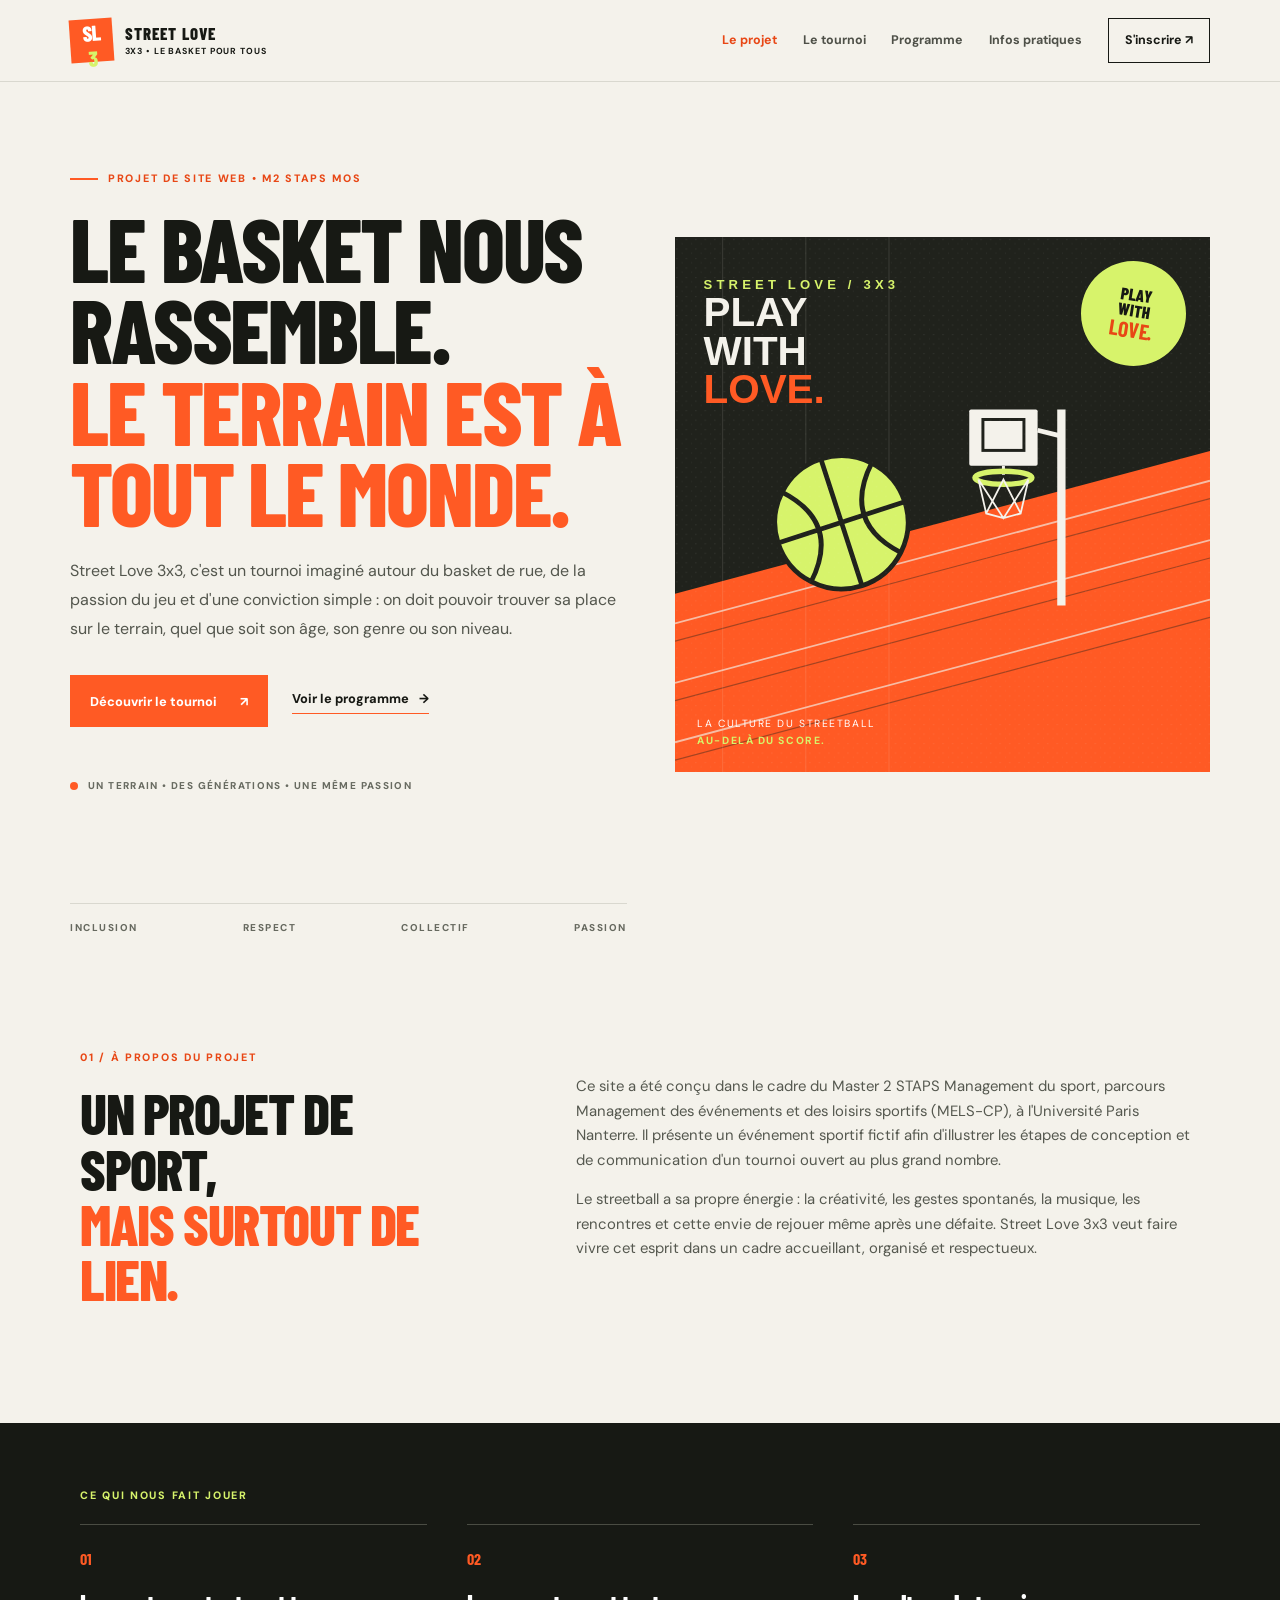
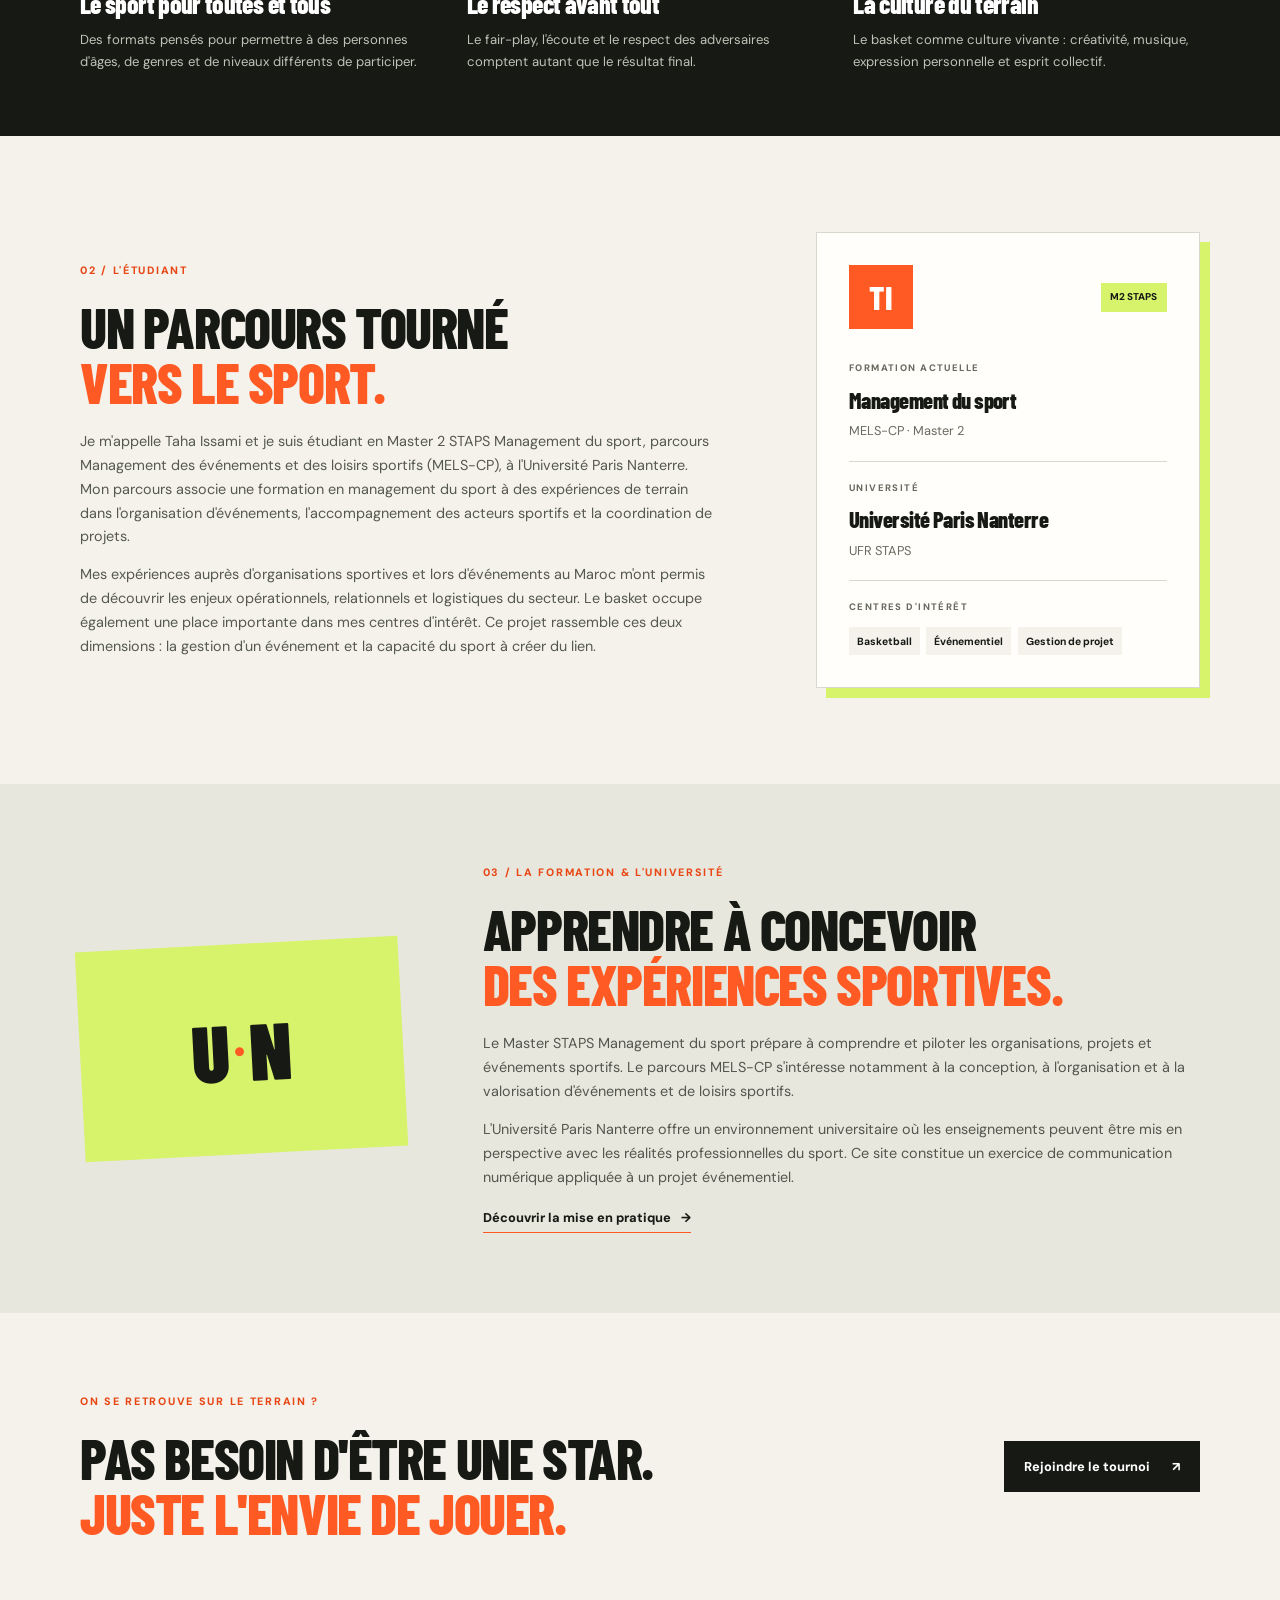
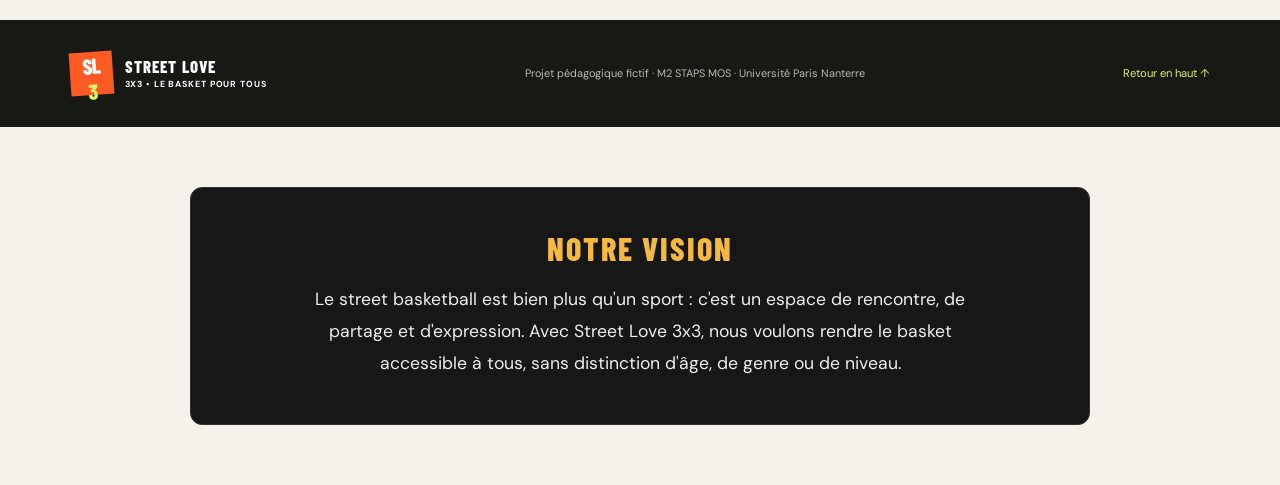
<file: index.html>
<!DOCTYPE html>
<html lang="fr">
<head>
  <meta charset="UTF-8">
  <meta name="viewport" content="width=device-width, initial-scale=1.0">
  <meta name="description" content="Street Love 3x3 : un tournoi de basket 3x3 inclusif, ouvert à toutes et tous, entre compétition, culture urbaine et partage.">
  <title>Street Love 3x3 | Présentation du projet</title>
  <link rel="stylesheet" href="style.css">
</head>
<body>
  <a class="skip-link" href="#contenu">Aller au contenu</a>
  <header class="site-header">
    <a class="brand" href="index.html" aria-label="Street Love 3x3, accueil">
      <span class="brand-mark">SL<span>3</span></span>
      <span class="brand-name">STREET LOVE <small>3X3 • LE BASKET POUR TOUS</small></span>
    </a>
    <button class="menu-toggle" aria-expanded="false" aria-controls="navigation">Menu</button>
    <nav id="navigation" class="site-nav" aria-label="Navigation principale">
      <a class="active" aria-current="page" href="index.html">Le projet</a>
      <a href="evenement.html">Le tournoi</a>
      <a href="programme.html">Programme</a>
      <a href="informations.html">Infos pratiques</a>
      <a class="nav-cta" href="inscription.html">S'inscrire <span aria-hidden="true">↗</span></a>
    </nav>
  </header>

  <main id="contenu">
    <section class="hero hero-home">
      <div class="hero-content">
        <p class="eyebrow"><span class="eyebrow-line"></span> PROJET DE SITE WEB • M2 STAPS MOS</p>
        <h1>Le basket nous rassemble.<br><span>Le terrain est à tout le monde.</span></h1>
        <p class="hero-intro">Street Love 3x3, c'est un tournoi imaginé autour du basket de rue, de la passion du jeu et d'une conviction simple : on doit pouvoir trouver sa place sur le terrain, quel que soit son âge, son genre ou son niveau.</p>
        <div class="hero-actions">
          <a class="button button-primary" href="evenement.html">Découvrir le tournoi <span aria-hidden="true">↗</span></a>
          <a class="text-link" href="programme.html">Voir le programme <span aria-hidden="true">→</span></a>
        </div>
        <div class="hero-note"><span class="pulse-dot"></span> UN TERRAIN • DES GÉNÉRATIONS • UNE MÊME PASSION</div>
      </div>
      <div class="hero-visual">
        <img src="images/basketball-court.svg" alt="Illustration d'un terrain de basket 3x3 en plein air">
        <div class="visual-stamp"><span>PLAY</span><span>WITH</span><strong>LOVE.</strong></div>
        <div class="visual-caption">LA CULTURE DU STREETBALL<br><strong>AU-DELÀ DU SCORE.</strong></div>
      </div>
      <div class="hero-bottom-line"><span>INCLUSION</span><span>RESPECT</span><span>COLLECTIF</span><span>PASSION</span></div>
    </section>

    <section class="intro-grid section-wrap">
      <div>
        <p class="eyebrow">01 / À PROPOS DU PROJET</p>
        <h2>Un projet de sport,<br><span>mais surtout de lien.</span></h2>
      </div>
      <div class="intro-copy">
        <p>Ce site a été conçu dans le cadre du Master 2 STAPS Management du sport, parcours Management des événements et des loisirs sportifs (MELS-CP), à l'Université Paris Nanterre. Il présente un événement sportif fictif afin d'illustrer les étapes de conception et de communication d'un tournoi ouvert au plus grand nombre.</p>
        <p>Le streetball a sa propre énergie : la créativité, les gestes spontanés, la musique, les rencontres et cette envie de rejouer même après une défaite. Street Love 3x3 veut faire vivre cet esprit dans un cadre accueillant, organisé et respectueux.</p>
      </div>
    </section>

    <section class="values-band">
      <div class="section-wrap">
        <p class="eyebrow eyebrow-light">CE QUI NOUS FAIT JOUER</p>
        <div class="values-grid">
          <article class="value-card"><span class="value-number">01</span><h3>Le sport pour toutes et tous</h3><p>Des formats pensés pour permettre à des personnes d'âges, de genres et de niveaux différents de participer.</p></article>
          <article class="value-card"><span class="value-number">02</span><h3>Le respect avant tout</h3><p>Le fair-play, l'écoute et le respect des adversaires comptent autant que le résultat final.</p></article>
          <article class="value-card"><span class="value-number">03</span><h3>La culture du terrain</h3><p>Le basket comme culture vivante : créativité, musique, expression personnelle et esprit collectif.</p></article>
        </div>
      </div>
    </section>

    <section class="profile-section section-wrap">
      <div class="profile-copy">
        <p class="eyebrow">02 / L'ÉTUDIANT</p>
        <h2>Un parcours tourné<br><span>vers le sport.</span></h2>
        <p>Je m'appelle Taha Issami et je suis étudiant en Master 2 STAPS Management du sport, parcours Management des événements et des loisirs sportifs (MELS-CP), à l'Université Paris Nanterre. Mon parcours associe une formation en management du sport à des expériences de terrain dans l'organisation d'événements, l'accompagnement des acteurs sportifs et la coordination de projets.</p>
        <p>Mes expériences auprès d'organisations sportives et lors d'événements au Maroc m'ont permis de découvrir les enjeux opérationnels, relationnels et logistiques du secteur. Le basket occupe également une place importante dans mes centres d'intérêt. Ce projet rassemble ces deux dimensions : la gestion d'un événement et la capacité du sport à créer du lien.</p>
      </div>
      <aside class="profile-card">
        <div class="profile-card-top"><span class="profile-initials">TI</span><span class="tag">M2 STAPS</span></div>
        <p class="profile-label">FORMATION ACTUELLE</p>
        <h3>Management du sport</h3>
        <p>MELS-CP · Master 2</p>
        <div class="profile-divider"></div>
        <p class="profile-label">UNIVERSITÉ</p>
        <h3>Université Paris Nanterre</h3>
        <p>UFR STAPS</p>
        <div class="profile-divider"></div>
        <p class="profile-label">CENTRES D'INTÉRÊT</p>
        <div class="mini-tags"><span>Basketball</span><span>Événementiel</span><span>Gestion de projet</span></div>
      </aside>
    </section>

    <section class="university-section">
      <div class="section-wrap university-grid">
        <div class="university-symbol" aria-hidden="true"><span>U</span><span>•</span><span>N</span></div>
        <div>
          <p class="eyebrow">03 / LA FORMATION & L'UNIVERSITÉ</p>
          <h2>Apprendre à concevoir<br><span>des expériences sportives.</span></h2>
          <p>Le Master STAPS Management du sport prépare à comprendre et piloter les organisations, projets et événements sportifs. Le parcours MELS-CP s'intéresse notamment à la conception, à l'organisation et à la valorisation d'événements et de loisirs sportifs.</p>
          <p>L'Université Paris Nanterre offre un environnement universitaire où les enseignements peuvent être mis en perspective avec les réalités professionnelles du sport. Ce site constitue un exercice de communication numérique appliquée à un projet événementiel.</p>
          <a class="text-link" href="evenement.html">Découvrir la mise en pratique <span aria-hidden="true">→</span></a>
        </div>
      </div>
    </section>

    <section class="closing-cta section-wrap">
      <div><p class="eyebrow">ON SE RETROUVE SUR LE TERRAIN ?</p><h2>Pas besoin d'être une star.<br><span>Juste l'envie de jouer.</span></h2></div>
      <a class="button button-dark" href="inscription.html">Rejoindre le tournoi <span aria-hidden="true">↗</span></a>
    </section>
  </main>

  <footer class="site-footer">
    <a class="brand brand-footer" href="index.html"><span class="brand-mark">SL<span>3</span></span><span class="brand-name">STREET LOVE <small>3X3 • LE BASKET POUR TOUS</small></span></a>
    <p>Projet pédagogique fictif · M2 STAPS MOS · Université Paris Nanterre</p>
    <a href="#contenu" class="back-top">Retour en haut ↑</a>
  </footer>
  <script src="script.js"></script>
<section class="vision">
    <h2>Notre vision</h2>
    <p>
        Le street basketball est bien plus qu'un sport :
        c'est un espace de rencontre, de partage et d'expression.
        Avec Street Love 3x3, nous voulons rendre le basket
        accessible à tous, sans distinction d'âge, de genre
        ou de niveau.
    </p>
</section>

</body>
</html>
</file>
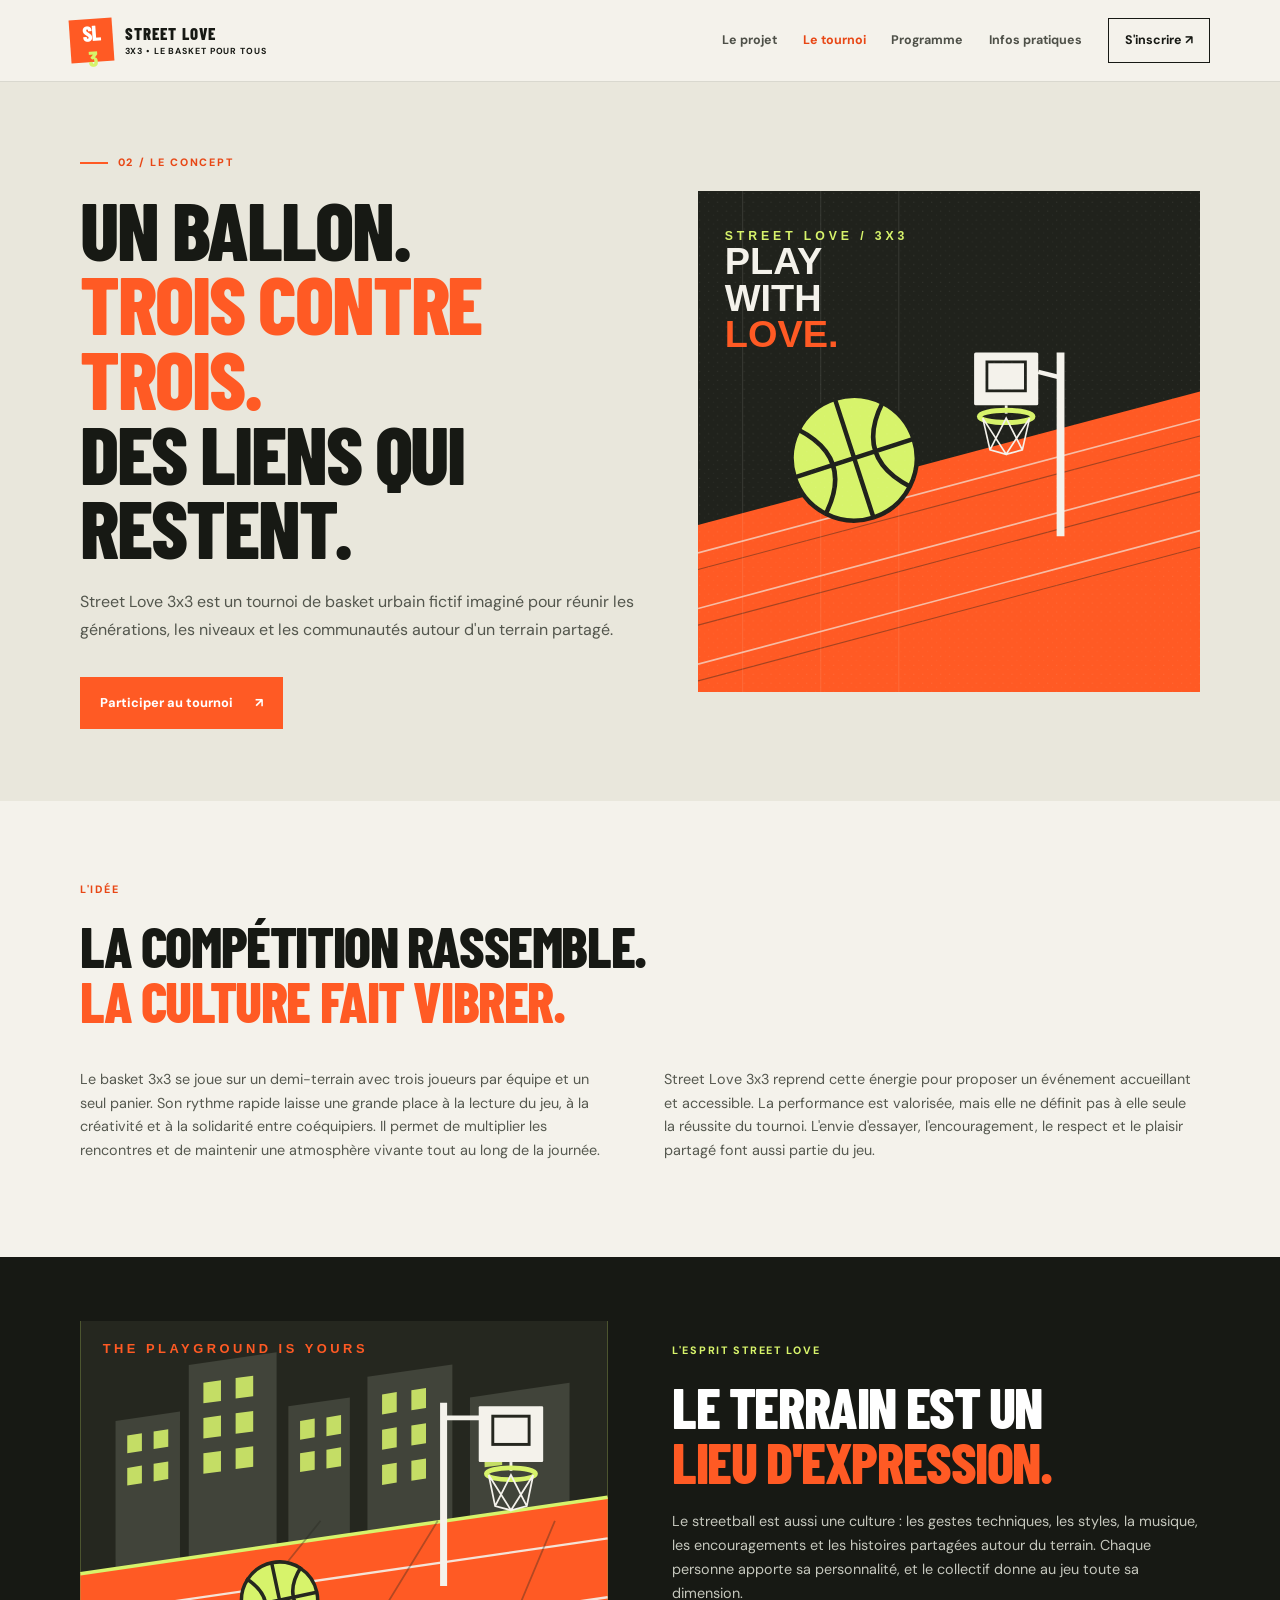
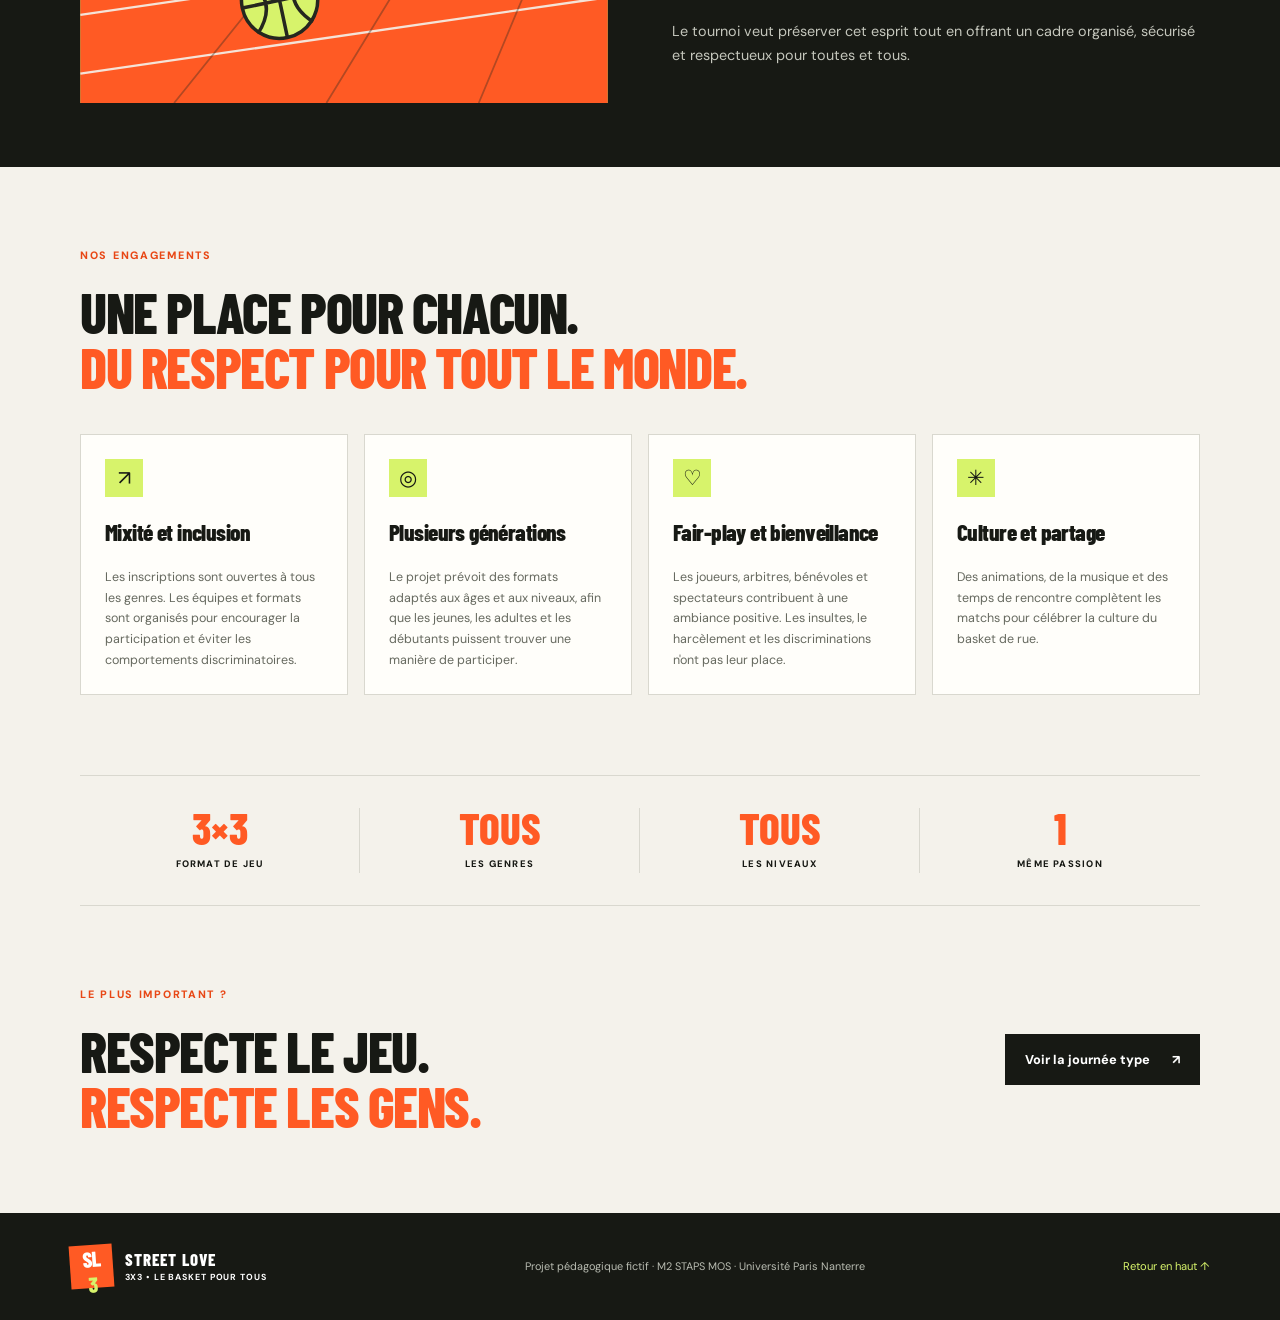
<file: evenement.html>
<!DOCTYPE html>
<html lang="fr">
<head>
  <meta charset="UTF-8">
  <meta name="viewport" content="width=device-width, initial-scale=1.0">
  <meta name="description" content="Découvrez Street Love 3x3, un tournoi de basket de rue imaginé pour célébrer le sport pour tous, la culture streetball et le fair-play.">
  <title>Le tournoi | Street Love 3x3</title>
  <link rel="stylesheet" href="style.css">
</head>
<body>
  <a class="skip-link" href="#contenu">Aller au contenu</a>
  <header class="site-header">
    <a class="brand" href="index.html" aria-label="Street Love 3x3, accueil"><span class="brand-mark">SL<span>3</span></span><span class="brand-name">STREET LOVE <small>3X3 • LE BASKET POUR TOUS</small></span></a>
    <button class="menu-toggle" aria-expanded="false" aria-controls="navigation">Menu</button>
    <nav id="navigation" class="site-nav" aria-label="Navigation principale">
      <a href="index.html">Le projet</a><a class="active" aria-current="page" href="evenement.html">Le tournoi</a><a href="programme.html">Programme</a><a href="informations.html">Infos pratiques</a><a class="nav-cta" href="inscription.html">S'inscrire <span aria-hidden="true">↗</span></a>
    </nav>
  </header>
  <main id="contenu">
    <section class="page-hero">
      <div class="section-wrap page-hero-grid">
        <div><p class="eyebrow"><span class="eyebrow-line"></span> 02 / LE CONCEPT</p><h1>Un ballon.<br><span>Trois contre trois.</span><br>Des liens qui restent.</h1><p class="hero-intro">Street Love 3x3 est un tournoi de basket urbain fictif imaginé pour réunir les générations, les niveaux et les communautés autour d'un terrain partagé.</p><div class="hero-actions"><a class="button button-primary" href="inscription.html">Participer au tournoi <span aria-hidden="true">↗</span></a></div></div>
        <div class="page-hero-image"><img src="images/basketball-court.svg" alt="Illustration d'un terrain de basket de rue"></div>
      </div>
    </section>

    <section class="section-wrap content-section">
      <div class="section-heading"><p class="eyebrow">L'IDÉE</p><h2>La compétition rassemble.<br><span>La culture fait vibrer.</span></h2></div>
      <div class="two-column-copy"><p>Le basket 3x3 se joue sur un demi-terrain avec trois joueurs par équipe et un seul panier. Son rythme rapide laisse une grande place à la lecture du jeu, à la créativité et à la solidarité entre coéquipiers. Il permet de multiplier les rencontres et de maintenir une atmosphère vivante tout au long de la journée.</p><p>Street Love 3x3 reprend cette énergie pour proposer un événement accueillant et accessible. La performance est valorisée, mais elle ne définit pas à elle seule la réussite du tournoi. L'envie d'essayer, l'encouragement, le respect et le plaisir partagé font aussi partie du jeu.</p></div>
    </section>

    <section class="photo-feature">
      <div class="section-wrap photo-feature-grid">
        <img src="images/street-court.svg" alt="Illustration graphique d'un playground de basket urbain">
        <div><p class="eyebrow eyebrow-light">L'ESPRIT STREET LOVE</p><h2>Le terrain est un<br><span>lieu d'expression.</span></h2><p>Le streetball est aussi une culture : les gestes techniques, les styles, la musique, les encouragements et les histoires partagées autour du terrain. Chaque personne apporte sa personnalité, et le collectif donne au jeu toute sa dimension.</p><p>Le tournoi veut préserver cet esprit tout en offrant un cadre organisé, sécurisé et respectueux pour toutes et tous.</p></div>
      </div>
    </section>

    <section class="section-wrap content-section">
      <div class="section-heading"><p class="eyebrow">NOS ENGAGEMENTS</p><h2>Une place pour chacun.<br><span>Du respect pour tout le monde.</span></h2></div>
      <div class="commitment-grid">
        <article class="commitment-card"><span class="commitment-icon">↗</span><h3>Mixité et inclusion</h3><p>Les inscriptions sont ouvertes à tous les genres. Les équipes et formats sont organisés pour encourager la participation et éviter les comportements discriminatoires.</p></article>
        <article class="commitment-card"><span class="commitment-icon">◎</span><h3>Plusieurs générations</h3><p>Le projet prévoit des formats adaptés aux âges et aux niveaux, afin que les jeunes, les adultes et les débutants puissent trouver une manière de participer.</p></article>
        <article class="commitment-card"><span class="commitment-icon">♡</span><h3>Fair-play et bienveillance</h3><p>Les joueurs, arbitres, bénévoles et spectateurs contribuent à une ambiance positive. Les insultes, le harcèlement et les discriminations n'ont pas leur place.</p></article>
        <article class="commitment-card"><span class="commitment-icon">✳</span><h3>Culture et partage</h3><p>Des animations, de la musique et des temps de rencontre complètent les matchs pour célébrer la culture du basket de rue.</p></article>
      </div>
    </section>

    <section class="section-wrap facts-strip">
      <div><span class="fact-big">3×3</span><span class="fact-label">FORMAT DE JEU</span></div>
      <div><span class="fact-big">TOUS</span><span class="fact-label">LES GENRES</span></div>
      <div><span class="fact-big">TOUS</span><span class="fact-label">LES NIVEAUX</span></div>
      <div><span class="fact-big">1</span><span class="fact-label">MÊME PASSION</span></div>
    </section>
    <section class="closing-cta section-wrap"><div><p class="eyebrow">LE PLUS IMPORTANT ?</p><h2>Respecte le jeu.<br><span>Respecte les gens.</span></h2></div><a class="button button-dark" href="programme.html">Voir la journée type <span aria-hidden="true">↗</span></a></section>
  </main>
  <footer class="site-footer"><a class="brand brand-footer" href="index.html"><span class="brand-mark">SL<span>3</span></span><span class="brand-name">STREET LOVE <small>3X3 • LE BASKET POUR TOUS</small></span></a><p>Projet pédagogique fictif · M2 STAPS MOS · Université Paris Nanterre</p><a href="#contenu" class="back-top">Retour en haut ↑</a></footer>
  <script src="script.js"></script>
</body>
</html>
</file>
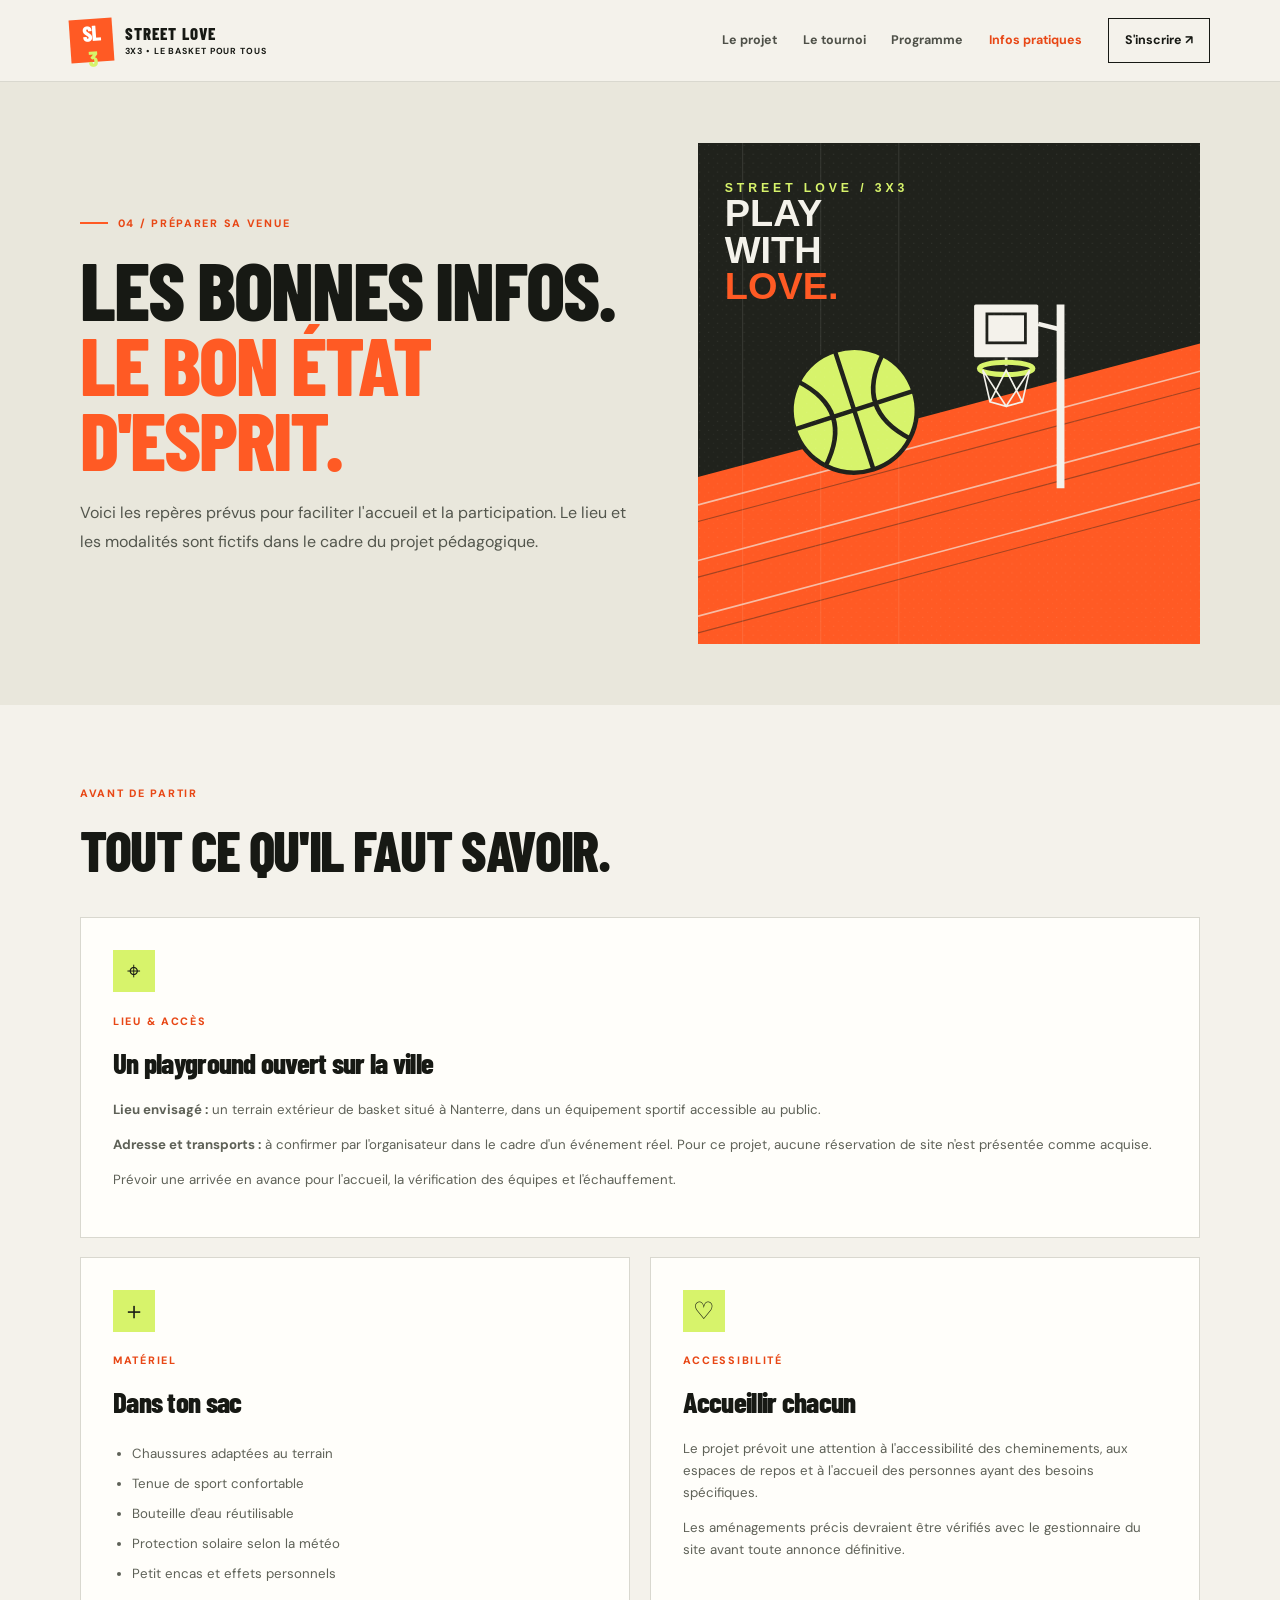
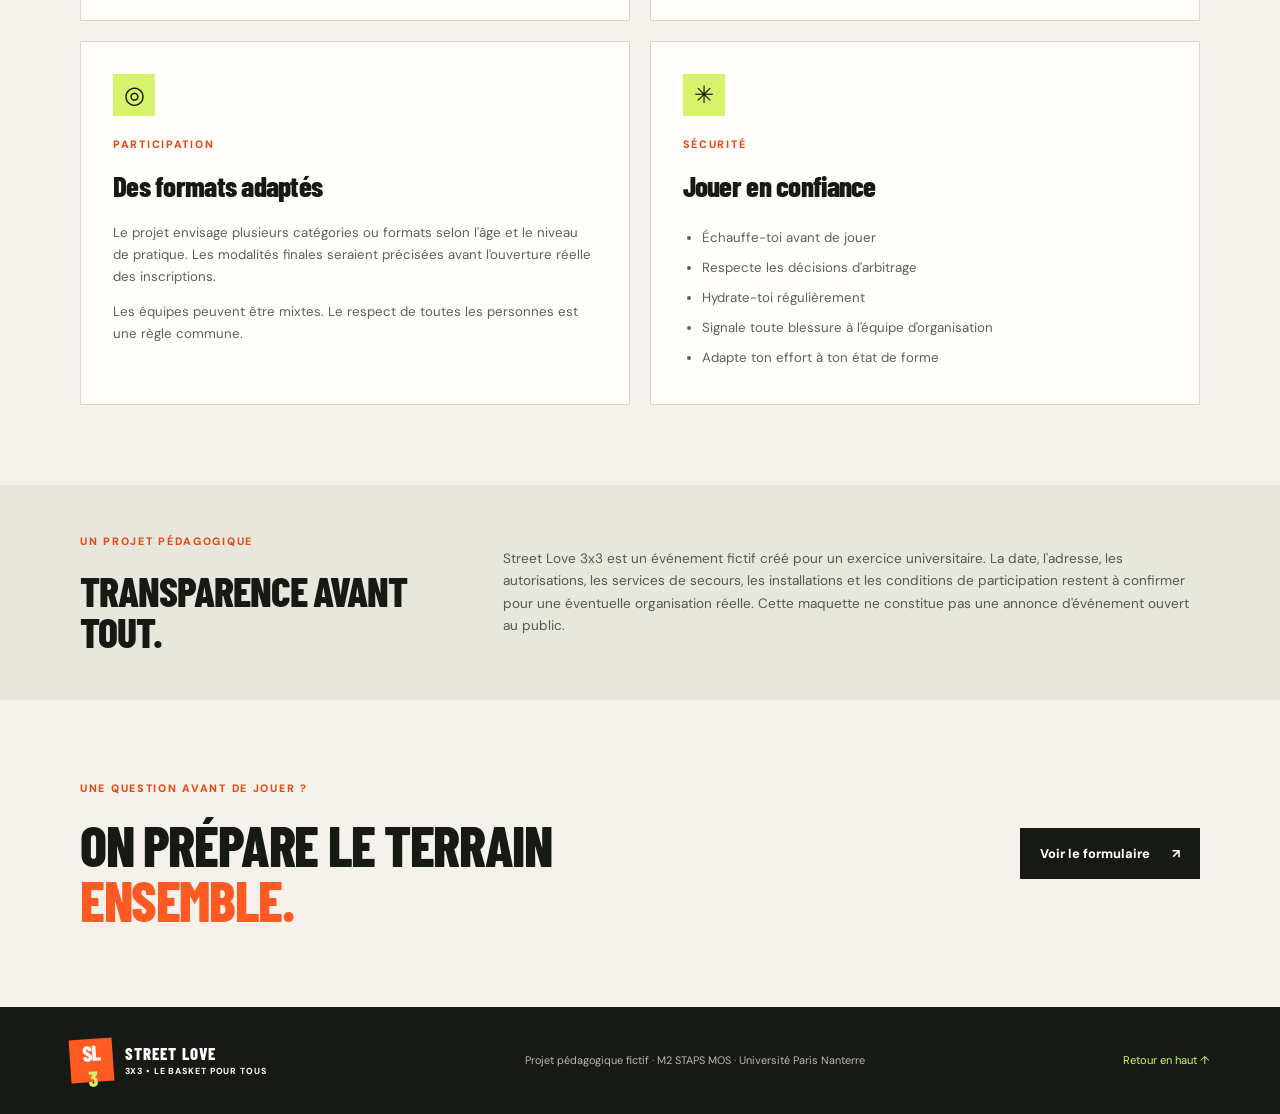
<file: informations.html>
<!DOCTYPE html>
<html lang="fr">
<head>
  <meta charset="UTF-8">
  <meta name="viewport" content="width=device-width, initial-scale=1.0">
  <meta name="description" content="Toutes les informations pratiques pour préparer sa participation au projet de tournoi Street Love 3x3.">
  <title>Infos pratiques | Street Love 3x3</title>
  <link rel="stylesheet" href="style.css">
</head>
<body>
  <a class="skip-link" href="#contenu">Aller au contenu</a>
  <header class="site-header">
    <a class="brand" href="index.html" aria-label="Street Love 3x3, accueil"><span class="brand-mark">SL<span>3</span></span><span class="brand-name">STREET LOVE <small>3X3 • LE BASKET POUR TOUS</small></span></a>
    <button class="menu-toggle" aria-expanded="false" aria-controls="navigation">Menu</button>
    <nav id="navigation" class="site-nav" aria-label="Navigation principale"><a href="index.html">Le projet</a><a href="evenement.html">Le tournoi</a><a href="programme.html">Programme</a><a class="active" aria-current="page" href="informations.html">Infos pratiques</a><a class="nav-cta" href="inscription.html">S'inscrire <span aria-hidden="true">↗</span></a></nav>
  </header>
  <main id="contenu">
    <section class="page-hero page-hero-compact"><div class="section-wrap page-hero-grid"><div><p class="eyebrow"><span class="eyebrow-line"></span> 04 / PRÉPARER SA VENUE</p><h1>Les bonnes infos.<br><span>Le bon état d'esprit.</span></h1><p class="hero-intro">Voici les repères prévus pour faciliter l'accueil et la participation. Le lieu et les modalités sont fictifs dans le cadre du projet pédagogique.</p></div><div class="page-hero-image"><img src="images/basketball-court.svg" alt="Illustration d'un panier de basket sur un terrain extérieur"></div></div></section>
    <section class="section-wrap content-section">
      <div class="section-heading"><p class="eyebrow">AVANT DE PARTIR</p><h2>Tout ce qu'il faut savoir.</h2></div>
      <div class="info-grid">
        <article class="info-card info-card-wide"><span class="info-icon">⌖</span><p class="eyebrow">LIEU & ACCÈS</p><h3>Un playground ouvert sur la ville</h3><p><strong>Lieu envisagé :</strong> un terrain extérieur de basket situé à Nanterre, dans un équipement sportif accessible au public.</p><p><strong>Adresse et transports :</strong> à confirmer par l'organisateur dans le cadre d'un événement réel. Pour ce projet, aucune réservation de site n'est présentée comme acquise.</p><p>Prévoir une arrivée en avance pour l'accueil, la vérification des équipes et l'échauffement.</p></article>
        <article class="info-card"><span class="info-icon">＋</span><p class="eyebrow">MATÉRIEL</p><h3>Dans ton sac</h3><ul class="clean-list"><li>Chaussures adaptées au terrain</li><li>Tenue de sport confortable</li><li>Bouteille d'eau réutilisable</li><li>Protection solaire selon la météo</li><li>Petit encas et effets personnels</li></ul></article>
        <article class="info-card"><span class="info-icon">♡</span><p class="eyebrow">ACCESSIBILITÉ</p><h3>Accueillir chacun</h3><p>Le projet prévoit une attention à l'accessibilité des cheminements, aux espaces de repos et à l'accueil des personnes ayant des besoins spécifiques.</p><p>Les aménagements précis devraient être vérifiés avec le gestionnaire du site avant toute annonce définitive.</p></article>
        <article class="info-card"><span class="info-icon">◎</span><p class="eyebrow">PARTICIPATION</p><h3>Des formats adaptés</h3><p>Le projet envisage plusieurs catégories ou formats selon l'âge et le niveau de pratique. Les modalités finales seraient précisées avant l'ouverture réelle des inscriptions.</p><p>Les équipes peuvent être mixtes. Le respect de toutes les personnes est une règle commune.</p></article>
        <article class="info-card"><span class="info-icon">✳</span><p class="eyebrow">SÉCURITÉ</p><h3>Jouer en confiance</h3><ul class="clean-list"><li>Échauffe-toi avant de jouer</li><li>Respecte les décisions d'arbitrage</li><li>Hydrate-toi régulièrement</li><li>Signale toute blessure à l'équipe d'organisation</li><li>Adapte ton effort à ton état de forme</li></ul></article>
      </div>
    </section>
    <section class="notice-section"><div class="section-wrap notice-box"><div><p class="eyebrow">UN PROJET PÉDAGOGIQUE</p><h2>Transparence avant tout.</h2></div><p>Street Love 3x3 est un événement fictif créé pour un exercice universitaire. La date, l'adresse, les autorisations, les services de secours, les installations et les conditions de participation restent à confirmer pour une éventuelle organisation réelle. Cette maquette ne constitue pas une annonce d'événement ouvert au public.</p></div></section>
    <section class="closing-cta section-wrap"><div><p class="eyebrow">UNE QUESTION AVANT DE JOUER ?</p><h2>On prépare le terrain<br><span>ensemble.</span></h2></div><a class="button button-dark" href="inscription.html">Voir le formulaire <span aria-hidden="true">↗</span></a></section>
  </main>
  <footer class="site-footer"><a class="brand brand-footer" href="index.html"><span class="brand-mark">SL<span>3</span></span><span class="brand-name">STREET LOVE <small>3X3 • LE BASKET POUR TOUS</small></span></a><p>Projet pédagogique fictif · M2 STAPS MOS · Université Paris Nanterre</p><a href="#contenu" class="back-top">Retour en haut ↑</a></footer>
  <script src="script.js"></script>
</body>
</html>
</file>
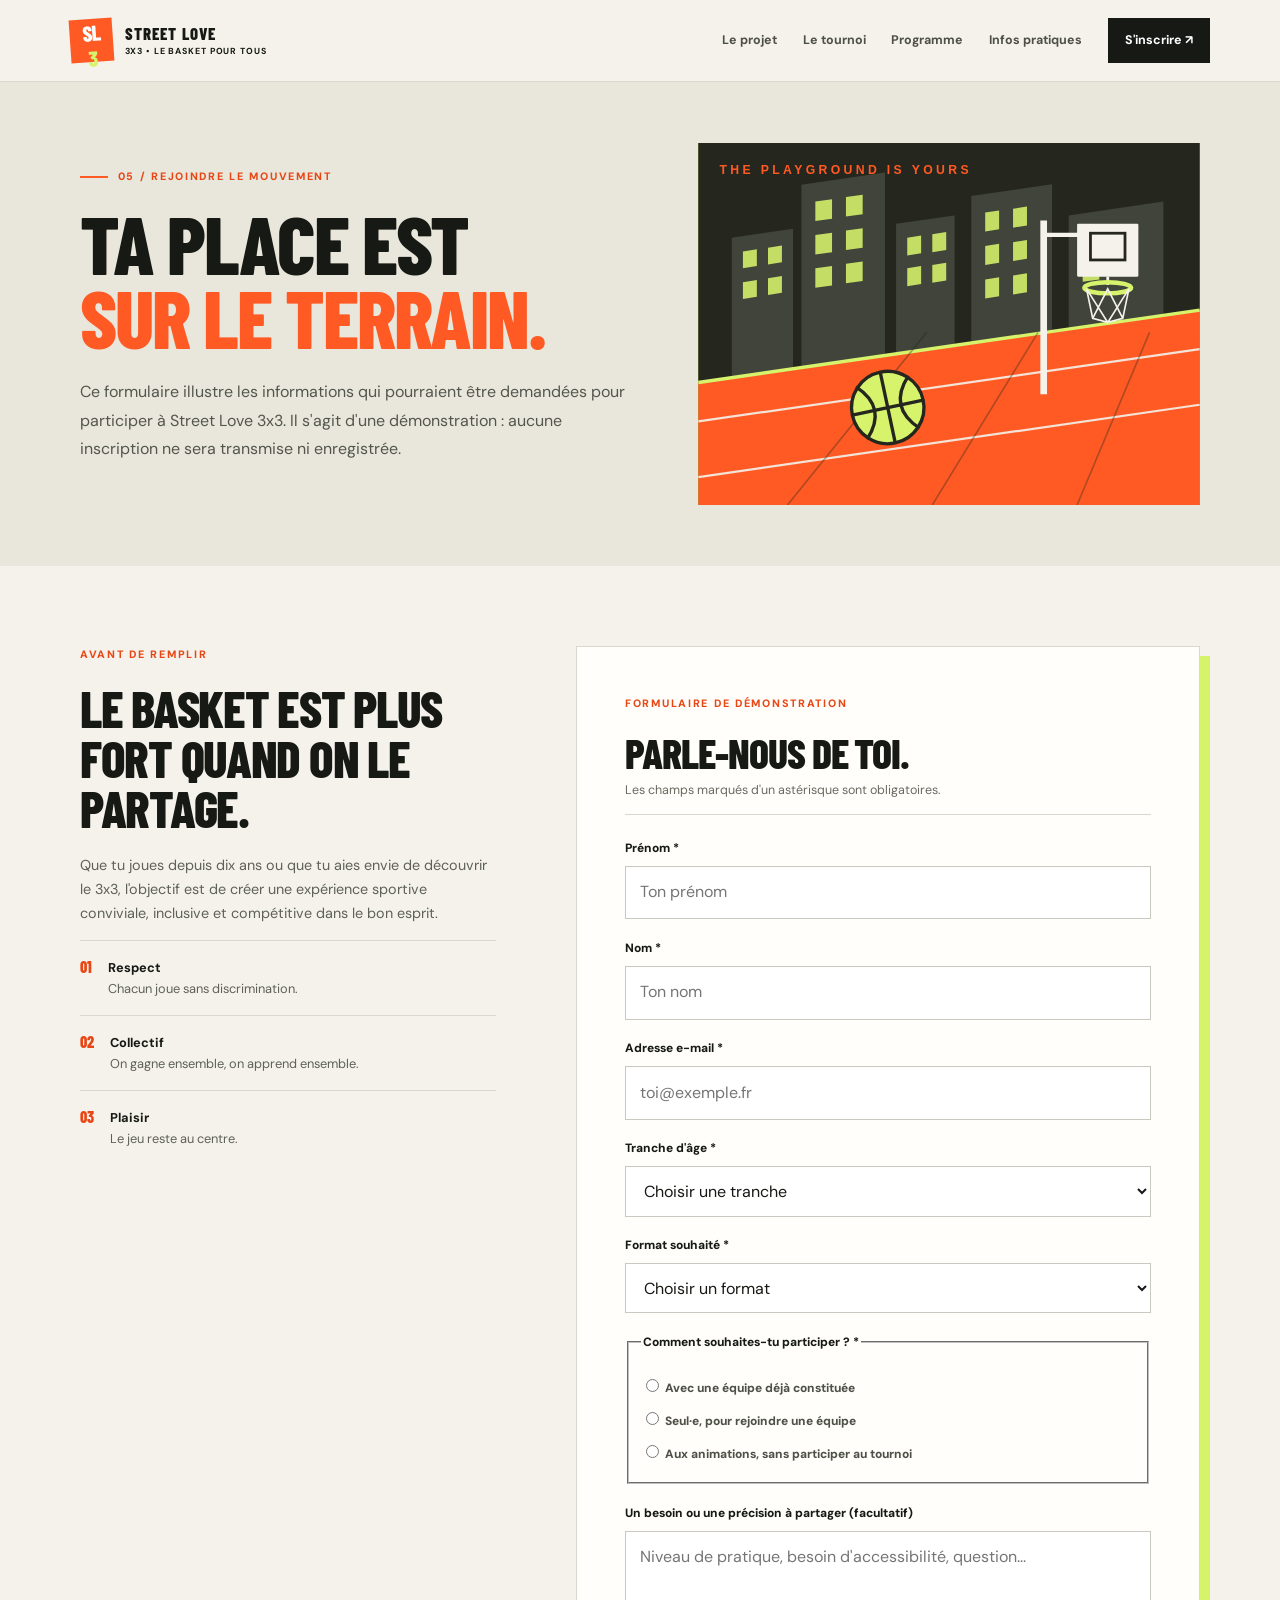
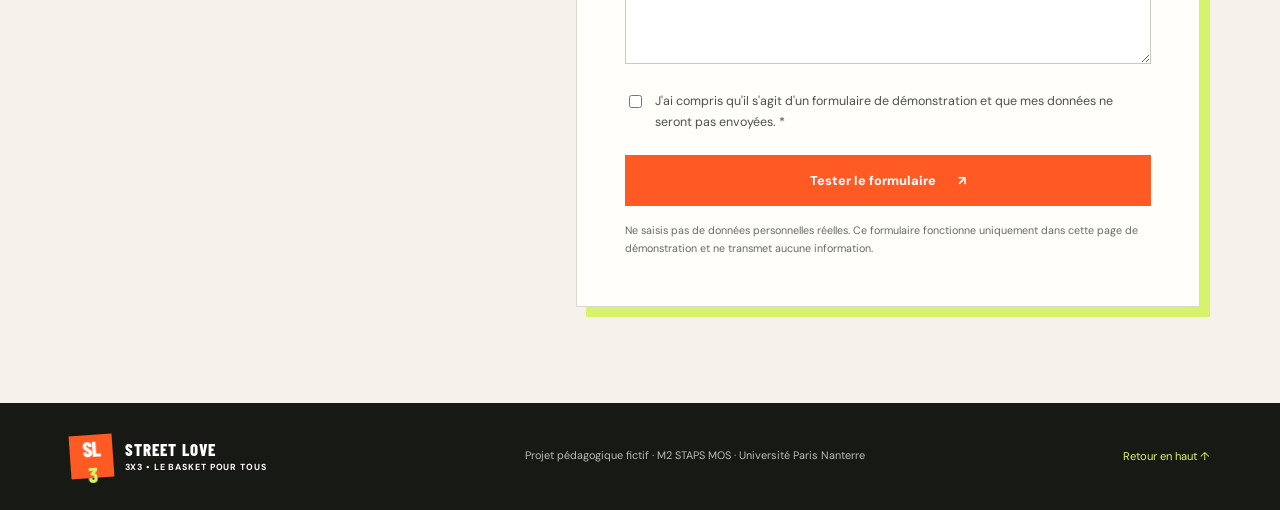
<file: inscription.html>
<!DOCTYPE html>
<html lang="fr">
<head>
  <meta charset="UTF-8">
  <meta name="viewport" content="width=device-width, initial-scale=1.0">
  <meta name="description" content="Formulaire de démonstration pour le projet pédagogique Street Love 3x3.">
  <title>Inscription | Street Love 3x3</title>
  <link rel="stylesheet" href="style.css">
</head>
<body>
  <a class="skip-link" href="#contenu">Aller au contenu</a>
  <header class="site-header">
    <a class="brand" href="index.html" aria-label="Street Love 3x3, accueil"><span class="brand-mark">SL<span>3</span></span><span class="brand-name">STREET LOVE <small>3X3 • LE BASKET POUR TOUS</small></span></a>
    <button class="menu-toggle" aria-expanded="false" aria-controls="navigation">Menu</button>
    <nav id="navigation" class="site-nav" aria-label="Navigation principale"><a href="index.html">Le projet</a><a href="evenement.html">Le tournoi</a><a href="programme.html">Programme</a><a href="informations.html">Infos pratiques</a><a class="nav-cta active" aria-current="page" href="inscription.html">S'inscrire <span aria-hidden="true">↗</span></a></nav>
  </header>
  <main id="contenu">
    <section class="page-hero page-hero-compact"><div class="section-wrap page-hero-grid"><div><p class="eyebrow"><span class="eyebrow-line"></span> 05 / REJOINDRE LE MOUVEMENT</p><h1>Ta place est<br><span>sur le terrain.</span></h1><p class="hero-intro">Ce formulaire illustre les informations qui pourraient être demandées pour participer à Street Love 3x3. Il s'agit d'une démonstration : aucune inscription ne sera transmise ni enregistrée.</p></div><div class="page-hero-image"><img src="images/street-court.svg" alt="Illustration d'un terrain de streetball"></div></div></section>
    <section class="section-wrap form-layout">
      <div class="form-aside"><p class="eyebrow">AVANT DE REMPLIR</p><h2>Le basket est plus fort quand on le partage.</h2><p>Que tu joues depuis dix ans ou que tu aies envie de découvrir le 3x3, l'objectif est de créer une expérience sportive conviviale, inclusive et compétitive dans le bon esprit.</p><div class="form-promise"><span>01</span><p><strong>Respect</strong><br>Chacun joue sans discrimination.</p></div><div class="form-promise"><span>02</span><p><strong>Collectif</strong><br>On gagne ensemble, on apprend ensemble.</p></div><div class="form-promise"><span>03</span><p><strong>Plaisir</strong><br>Le jeu reste au centre.</p></div></div>
      <form class="registration-form" id="registration-form">
        <div class="form-heading"><p class="eyebrow">FORMULAIRE DE DÉMONSTRATION</p><h2>Parle-nous de toi.</h2><p>Les champs marqués d'un astérisque sont obligatoires.</p></div>
        <div class="form-row"><label for="prenom">Prénom *</label><input id="prenom" name="prenom" type="text" autocomplete="given-name" required placeholder="Ton prénom"></div>
        <div class="form-row"><label for="nom">Nom *</label><input id="nom" name="nom" type="text" autocomplete="family-name" required placeholder="Ton nom"></div>
        <div class="form-row"><label for="email">Adresse e-mail *</label><input id="email" name="email" type="email" autocomplete="email" required placeholder="toi@exemple.fr"></div>
        <div class="form-row"><label for="age">Tranche d'âge *</label><select id="age" name="age" required><option value="">Choisir une tranche</option><option>Moins de 12 ans (avec représentant légal)</option><option>12–15 ans</option><option>16–17 ans</option><option>18–34 ans</option><option>35 ans et plus</option></select></div>
        <div class="form-row"><label for="format">Format souhaité *</label><select id="format" name="format" required><option value="">Choisir un format</option><option>Tournoi 3x3 - niveau découverte</option><option>Tournoi 3x3 - niveau intermédiaire</option><option>Tournoi 3x3 - niveau confirmé</option><option>Animation et défis d'adresse</option><option>Je souhaite être orienté vers un format adapté</option></select></div>
        <fieldset class="form-row"><legend>Comment souhaites-tu participer ? *</legend><label class="radio-option"><input type="radio" name="participation" value="equipe" required> Avec une équipe déjà constituée</label><label class="radio-option"><input type="radio" name="participation" value="solo"> Seul·e, pour rejoindre une équipe</label><label class="radio-option"><input type="radio" name="participation" value="animation"> Aux animations, sans participer au tournoi</label></fieldset>
        <div class="form-row"><label for="message">Un besoin ou une précision à partager (facultatif)</label><textarea id="message" name="message" rows="4" placeholder="Niveau de pratique, besoin d'accessibilité, question..."></textarea></div>
        <label class="checkbox-option"><input type="checkbox" id="reglement" required> J'ai compris qu'il s'agit d'un formulaire de démonstration et que mes données ne seront pas envoyées. *</label>
        <button class="button button-primary form-submit" type="submit">Tester le formulaire <span aria-hidden="true">↗</span></button>
        <p class="form-feedback" id="form-feedback" role="status" aria-live="polite"></p>
        <p class="form-smallprint">Ne saisis pas de données personnelles réelles. Ce formulaire fonctionne uniquement dans cette page de démonstration et ne transmet aucune information.</p>
      </form>
    </section>
  </main>
  <footer class="site-footer"><a class="brand brand-footer" href="index.html"><span class="brand-mark">SL<span>3</span></span><span class="brand-name">STREET LOVE <small>3X3 • LE BASKET POUR TOUS</small></span></a><p>Projet pédagogique fictif · M2 STAPS MOS · Université Paris Nanterre</p><a href="#contenu" class="back-top">Retour en haut ↑</a></footer>
  <script src="script.js"></script>
</body>
</html>
</file>
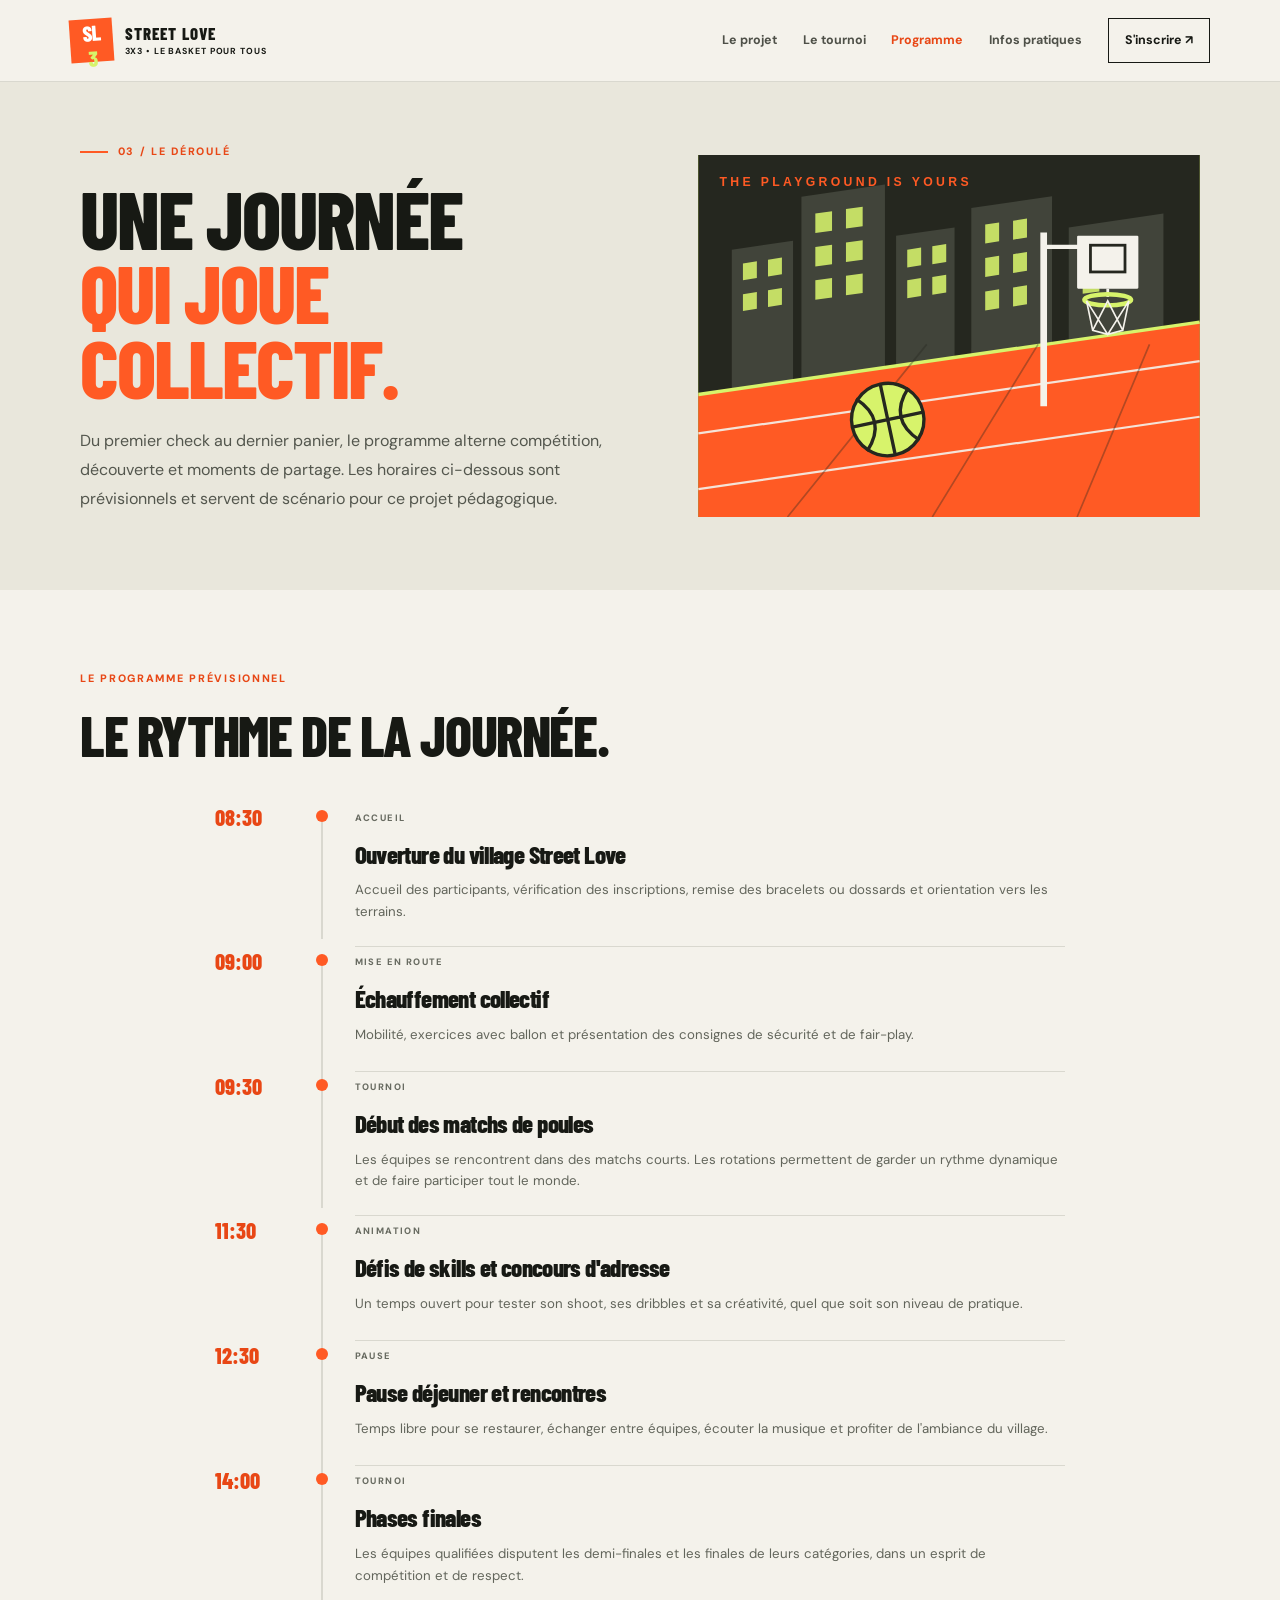
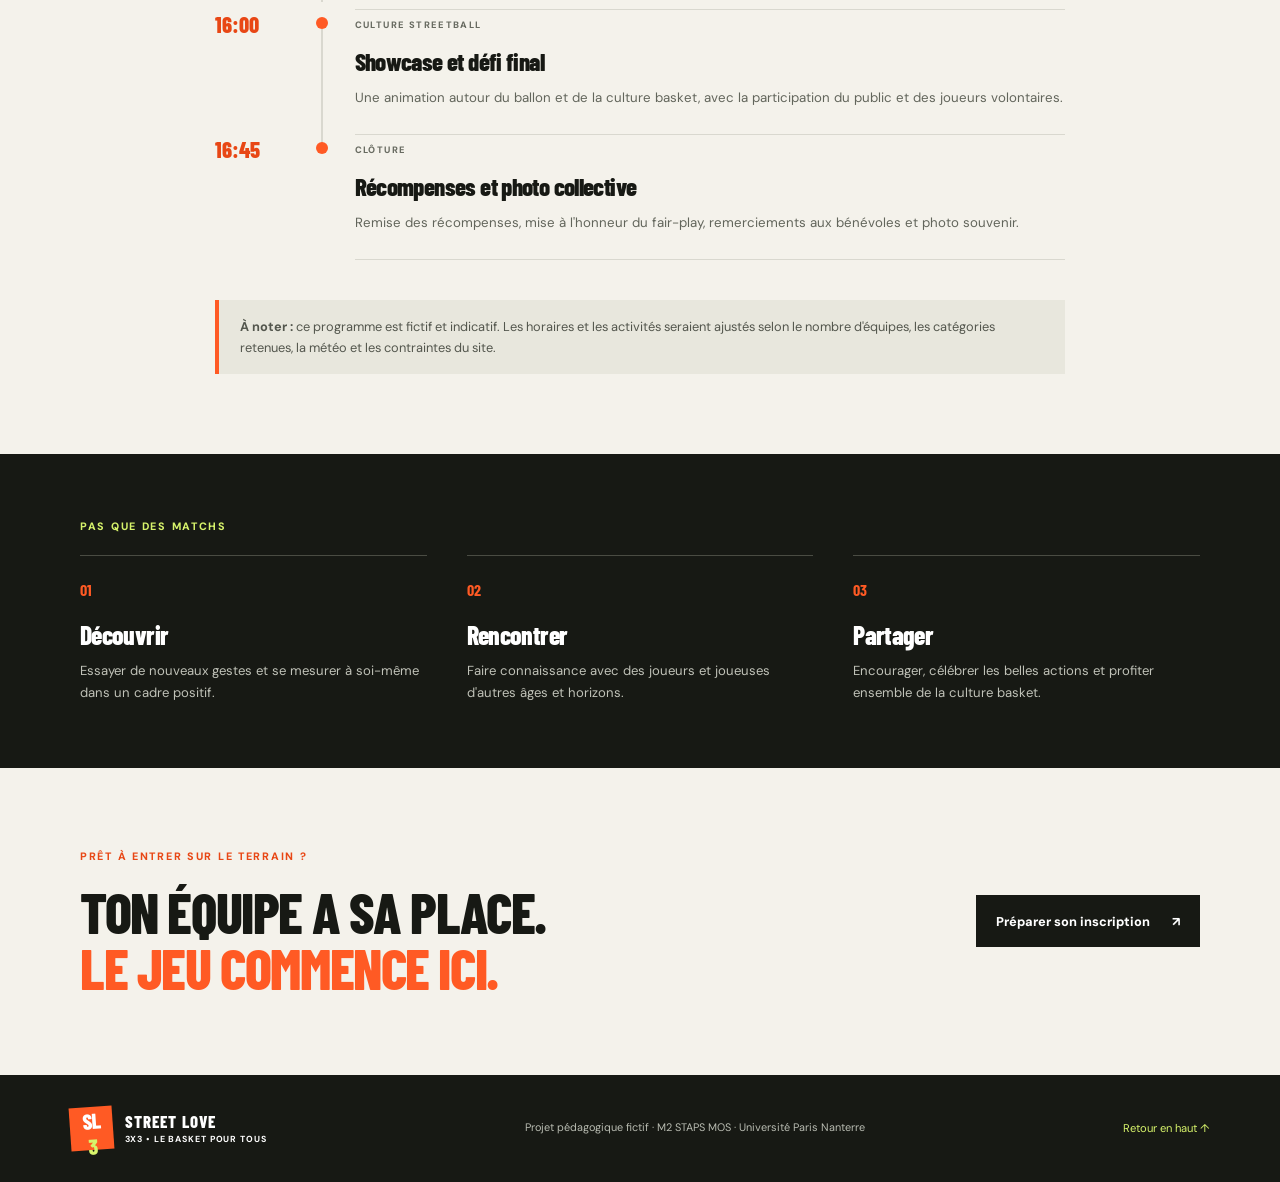
<file: programme.html>
<!DOCTYPE html>
<html lang="fr">
<head>
  <meta charset="UTF-8">
  <meta name="viewport" content="width=device-width, initial-scale=1.0">
  <meta name="description" content="Consultez le programme prévisionnel d'une journée Street Love 3x3 : accueil, matchs, animations et finales.">
  <title>Programme | Street Love 3x3</title>
  <link rel="stylesheet" href="style.css">
</head>
<body>
  <a class="skip-link" href="#contenu">Aller au contenu</a>
  <header class="site-header">
    <a class="brand" href="index.html" aria-label="Street Love 3x3, accueil"><span class="brand-mark">SL<span>3</span></span><span class="brand-name">STREET LOVE <small>3X3 • LE BASKET POUR TOUS</small></span></a>
    <button class="menu-toggle" aria-expanded="false" aria-controls="navigation">Menu</button>
    <nav id="navigation" class="site-nav" aria-label="Navigation principale"><a href="index.html">Le projet</a><a href="evenement.html">Le tournoi</a><a class="active" aria-current="page" href="programme.html">Programme</a><a href="informations.html">Infos pratiques</a><a class="nav-cta" href="inscription.html">S'inscrire <span aria-hidden="true">↗</span></a></nav>
  </header>
  <main id="contenu">
    <section class="page-hero page-hero-compact"><div class="section-wrap page-hero-grid"><div><p class="eyebrow"><span class="eyebrow-line"></span> 03 / LE DÉROULÉ</p><h1>Une journée<br><span>qui joue collectif.</span></h1><p class="hero-intro">Du premier check au dernier panier, le programme alterne compétition, découverte et moments de partage. Les horaires ci-dessous sont prévisionnels et servent de scénario pour ce projet pédagogique.</p></div><div class="page-hero-image"><img src="images/street-court.svg" alt="Terrain de basket urbain illustré"></div></div></section>
    <section class="section-wrap content-section">
      <div class="section-heading"><p class="eyebrow">LE PROGRAMME PRÉVISIONNEL</p><h2>Le rythme de la journée.</h2></div>
      <div class="schedule">
        <article class="schedule-item"><time>08:30</time><div class="schedule-marker"></div><div class="schedule-content"><span class="schedule-type">ACCUEIL</span><h3>Ouverture du village Street Love</h3><p>Accueil des participants, vérification des inscriptions, remise des bracelets ou dossards et orientation vers les terrains.</p></div></article>
        <article class="schedule-item"><time>09:00</time><div class="schedule-marker"></div><div class="schedule-content"><span class="schedule-type">MISE EN ROUTE</span><h3>Échauffement collectif</h3><p>Mobilité, exercices avec ballon et présentation des consignes de sécurité et de fair-play.</p></div></article>
        <article class="schedule-item"><time>09:30</time><div class="schedule-marker"></div><div class="schedule-content"><span class="schedule-type">TOURNOI</span><h3>Début des matchs de poules</h3><p>Les équipes se rencontrent dans des matchs courts. Les rotations permettent de garder un rythme dynamique et de faire participer tout le monde.</p></div></article>
        <article class="schedule-item"><time>11:30</time><div class="schedule-marker"></div><div class="schedule-content"><span class="schedule-type">ANIMATION</span><h3>Défis de skills et concours d'adresse</h3><p>Un temps ouvert pour tester son shoot, ses dribbles et sa créativité, quel que soit son niveau de pratique.</p></div></article>
        <article class="schedule-item"><time>12:30</time><div class="schedule-marker"></div><div class="schedule-content"><span class="schedule-type">PAUSE</span><h3>Pause déjeuner et rencontres</h3><p>Temps libre pour se restaurer, échanger entre équipes, écouter la musique et profiter de l'ambiance du village.</p></div></article>
        <article class="schedule-item"><time>14:00</time><div class="schedule-marker"></div><div class="schedule-content"><span class="schedule-type">TOURNOI</span><h3>Phases finales</h3><p>Les équipes qualifiées disputent les demi-finales et les finales de leurs catégories, dans un esprit de compétition et de respect.</p></div></article>
        <article class="schedule-item"><time>16:00</time><div class="schedule-marker"></div><div class="schedule-content"><span class="schedule-type">CULTURE STREETBALL</span><h3>Showcase et défi final</h3><p>Une animation autour du ballon et de la culture basket, avec la participation du public et des joueurs volontaires.</p></div></article>
        <article class="schedule-item"><time>16:45</time><div class="schedule-marker"></div><div class="schedule-content"><span class="schedule-type">CLÔTURE</span><h3>Récompenses et photo collective</h3><p>Remise des récompenses, mise à l'honneur du fair-play, remerciements aux bénévoles et photo souvenir.</p></div></article>
      </div>
      <p class="notice"><strong>À noter :</strong> ce programme est fictif et indicatif. Les horaires et les activités seraient ajustés selon le nombre d'équipes, les catégories retenues, la météo et les contraintes du site.</p>
    </section>
    <section class="values-band"><div class="section-wrap"><p class="eyebrow eyebrow-light">PAS QUE DES MATCHS</p><div class="values-grid"><article class="value-card"><span class="value-number">01</span><h3>Découvrir</h3><p>Essayer de nouveaux gestes et se mesurer à soi-même dans un cadre positif.</p></article><article class="value-card"><span class="value-number">02</span><h3>Rencontrer</h3><p>Faire connaissance avec des joueurs et joueuses d'autres âges et horizons.</p></article><article class="value-card"><span class="value-number">03</span><h3>Partager</h3><p>Encourager, célébrer les belles actions et profiter ensemble de la culture basket.</p></article></div></div></section>
    <section class="closing-cta section-wrap"><div><p class="eyebrow">PRÊT À ENTRER SUR LE TERRAIN ?</p><h2>Ton équipe a sa place.<br><span>Le jeu commence ici.</span></h2></div><a class="button button-dark" href="inscription.html">Préparer son inscription <span aria-hidden="true">↗</span></a></section>
  </main>
  <footer class="site-footer"><a class="brand brand-footer" href="index.html"><span class="brand-mark">SL<span>3</span></span><span class="brand-name">STREET LOVE <small>3X3 • LE BASKET POUR TOUS</small></span></a><p>Projet pédagogique fictif · M2 STAPS MOS · Université Paris Nanterre</p><a href="#contenu" class="back-top">Retour en haut ↑</a></footer>
  <script src="script.js"></script>
</body>
</html>
</file>
<file: style.css>
@import url('https://fonts.googleapis.com/css2?family=Barlow+Condensed:wght@500;600;700;800;900&family=DM+Sans:wght@400;500;600;700&display=swap');

:root {
  --ink: #171914;
  --paper: #f4f2eb;
  --white: #fffefa;
  --orange: #ff5a24;
  --orange-dark: #e84715;
  --lime: #d7f36b;
  --muted: #686b61;
  --line: #d9d8cf;
  --display: "Barlow Condensed", Impact, sans-serif;
  --body: "DM Sans", Arial, sans-serif;
}
* { box-sizing: border-box; }
html { scroll-behavior: smooth; }
body { margin: 0; color: var(--ink); background: var(--paper); font-family: var(--body); line-height: 1.65; }
img { display: block; max-width: 100%; }
a { color: inherit; }
button, input, select, textarea { font: inherit; }
button, a { -webkit-tap-highlight-color: transparent; }
.skip-link { position: absolute; top: -60px; left: 1rem; background: var(--lime); color: var(--ink); padding: .7rem 1rem; z-index: 100; }
.skip-link:focus { top: 1rem; }
.site-header { min-height: 82px; padding: 0 5.5%; display: flex; align-items: center; justify-content: space-between; gap: 2rem; background: var(--paper); border-bottom: 1px solid var(--line); position: relative; z-index: 10; }
.brand { display: inline-flex; align-items: center; gap: .7rem; text-decoration: none; flex-shrink: 0; }
.brand-mark { display: grid; place-items: center; width: 43px; height: 43px; background: var(--orange); color: white; font: 800 1.35rem var(--display); letter-spacing: -.05em; transform: rotate(-4deg); }
.brand-mark span { color: var(--lime); display: inline; }
.brand-name { font: 800 1.05rem/1 var(--display); letter-spacing: .07em; }
.brand-name small { display: block; margin-top: .35rem; font: 700 .55rem/1 var(--body); letter-spacing: .1em; }
.site-nav { display: flex; align-items: center; gap: clamp(.8rem, 2vw, 2rem); }
.site-nav a { font-size: .78rem; font-weight: 700; text-decoration: none; color: #4e5048; transition: color .2s ease; white-space: nowrap; }
.site-nav a:hover, .site-nav a.active { color: var(--orange-dark); }
.site-nav .nav-cta { color: var(--ink); padding: .7rem 1rem; border: 1px solid var(--ink); }
.site-nav .nav-cta:hover, .site-nav .nav-cta.active { background: var(--ink); color: white; }
.menu-toggle { display: none; background: transparent; border: 1px solid var(--ink); padding: .5rem .8rem; font-weight: 700; }
.hero { padding: 4.5rem 5.5% 0; }
.hero-home { display: grid; grid-template-columns: 1.02fr .98fr; gap: 3rem; align-items: center; }
.hero-content { padding: 1rem 0 3.8rem; }
.eyebrow { display: flex; align-items: center; gap: .6rem; font-size: .67rem; font-weight: 800; letter-spacing: .16em; text-transform: uppercase; color: var(--orange-dark); margin: 0 0 1.2rem; }
.eyebrow-line { display: inline-block; width: 28px; height: 2px; background: var(--orange); }
h1, h2, h3, p { margin-top: 0; }
h1, h2, h3 { font-family: var(--display); font-weight: 800; letter-spacing: -.025em; }
h1 { font-size: clamp(3.7rem, 7vw, 6.7rem); line-height: .91; margin-bottom: 1.5rem; text-transform: uppercase; }
h1 span, h2 span { color: var(--orange); }
.hero-intro { color: #53564d; font-size: 1rem; max-width: 600px; line-height: 1.8; }
.hero-actions { display: flex; flex-wrap: wrap; align-items: center; gap: 1.5rem; margin-top: 2rem; }
.button { display: inline-flex; justify-content: center; align-items: center; gap: 1.4rem; border: 0; padding: .95rem 1.25rem; font-weight: 800; font-size: .8rem; text-decoration: none; cursor: pointer; transition: transform .2s ease, background .2s ease; }
.button:hover { transform: translateY(-2px); }
.button-primary { color: white; background: var(--orange); }
.button-primary:hover { background: var(--orange-dark); }
.button-dark { color: white; background: var(--ink); }
.button-dark:hover { background: #33362d; }
.text-link { display: inline-flex; align-items: center; gap: .65rem; font-size: .8rem; font-weight: 800; text-decoration: none; border-bottom: 1px solid var(--orange); padding-bottom: .25rem; }
.hero-note { margin-top: 3.2rem; font-size: .62rem; letter-spacing: .14em; font-weight: 800; color: var(--muted); display: flex; align-items: center; gap: .6rem; }
.pulse-dot { width: 8px; height: 8px; border-radius: 50%; background: var(--orange); display: inline-block; }
.hero-visual { position: relative; min-height: 460px; background: var(--ink); overflow: hidden; }
.hero-visual > img { width: 100%; height: 100%; min-height: 460px; object-fit: cover; }
.visual-stamp { position: absolute; right: 1.5rem; top: 1.5rem; display: flex; flex-direction: column; justify-content: center; align-items: center; width: 105px; height: 105px; border-radius: 50%; background: var(--lime); color: var(--ink); font: 800 1.05rem/.95 var(--display); transform: rotate(9deg); }
.visual-stamp strong { color: var(--orange-dark); font-size: 1.35rem; }
.visual-caption { position: absolute; bottom: 1.4rem; left: 1.4rem; color: white; font-size: .65rem; line-height: 1.6; letter-spacing: .15em; }
.visual-caption strong { color: var(--lime); }
.hero-bottom-line { display: flex; justify-content: space-between; gap: 1rem; border-top: 1px solid var(--line); padding: 1rem 0; margin-top: 0; font-size: .62rem; font-weight: 800; letter-spacing: .15em; color: #66695f; }
.section-wrap { width: min(1120px, 89%); margin-inline: auto; }
.intro-grid { padding-block: 6rem; display: grid; grid-template-columns: .8fr 1.2fr; gap: 5rem; }
h2 { font-size: clamp(2.5rem, 4.4vw, 4rem); line-height: .98; margin-bottom: 1.3rem; text-transform: uppercase; }
.intro-copy { padding-top: 1.6rem; color: #55584f; font-size: .93rem; }
.intro-copy p:last-child, .profile-copy p:last-child { margin-bottom: 0; }
.values-band { background: var(--ink); color: white; padding: 4rem 0; }
.eyebrow-light { color: var(--lime); }
.values-grid { display: grid; grid-template-columns: repeat(3, 1fr); gap: 2.5rem; }
.value-card { padding-top: 1.4rem; border-top: 1px solid #4a4c43; }
.value-number { font: 700 1rem var(--display); color: var(--orange); }
.value-card h3 { font-size: 1.6rem; line-height: 1.05; margin: 1.1rem 0 .7rem; }
.value-card p { font-size: .82rem; color: #c0c2b8; margin-bottom: 0; }
.profile-section { padding-block: 6rem; display: grid; grid-template-columns: 1.25fr .75fr; gap: 6rem; align-items: center; }
.profile-copy p:not(.eyebrow) { color: #55584f; font-size: .9rem; }
.profile-card { background: var(--white); border: 1px solid var(--line); padding: 2rem; box-shadow: 10px 10px 0 var(--lime); }
.profile-card-top { display: flex; justify-content: space-between; align-items: center; margin-bottom: 2rem; }
.profile-initials { display: grid; place-items: center; width: 64px; height: 64px; background: var(--orange); color: white; font: 800 2rem var(--display); }
.tag { font-size: .62rem; font-weight: 800; padding: .4rem .6rem; background: var(--lime); }
.profile-label { font-size: .59rem; font-weight: 800; letter-spacing: .15em; color: var(--muted); margin-bottom: .3rem; }
.profile-card h3 { font-size: 1.4rem; margin-bottom: .1rem; }
.profile-card p:not(.profile-label) { font-size: .8rem; color: var(--muted); margin-bottom: 0; }
.profile-divider { height: 1px; background: var(--line); margin: 1.2rem 0; }
.mini-tags { display: flex; flex-wrap: wrap; gap: .4rem; margin-top: .7rem; }
.mini-tags span { background: var(--paper); padding: .35rem .5rem; font-size: .65rem; font-weight: 700; }
.university-section { background: #e8e7dd; padding: 5rem 0; }
.university-grid { display: grid; grid-template-columns: .45fr 1fr; gap: 5rem; align-items: center; }
.university-grid p:not(.eyebrow) { max-width: 740px; color: #53564d; font-size: .9rem; }
.university-symbol { min-height: 210px; display: flex; align-items: center; justify-content: center; gap: .3rem; background: var(--lime); font: 900 5rem/.8 var(--display); transform: rotate(-3deg); }
.university-symbol span:nth-child(2) { color: var(--orange); font-size: 2rem; }
.closing-cta { padding-block: 5rem; display: flex; align-items: center; justify-content: space-between; gap: 2rem; }
.closing-cta h2 { margin-bottom: 0; }
.site-footer { background: var(--ink); color: white; display: flex; align-items: center; justify-content: space-between; gap: 1.5rem; padding: 2rem 5.5%; }
.brand-footer .brand-name { color: white; }
.site-footer > p { color: #b9bcb2; font-size: .68rem; margin: 0; text-align: center; }
.back-top { font-size: .7rem; color: var(--lime); text-decoration: none; white-space: nowrap; }
.page-hero { padding: 4.5rem 0; background: #e9e7dc; }
.page-hero-grid { display: grid; grid-template-columns: 1.05fr .95fr; align-items: center; gap: 4rem; }
.page-hero h1 { font-size: clamp(3.5rem, 6.4vw, 6rem); }
.page-hero-image { background: var(--ink); min-height: 330px; }
.page-hero-image img { width: 100%; height: 100%; min-height: 330px; object-fit: cover; }
.page-hero-compact { padding-block: 3.8rem; }
.content-section { padding-block: 5rem; }
.section-heading { margin-bottom: 2.5rem; }
.section-heading h2 { margin-bottom: 0; }
.two-column-copy { display: grid; grid-template-columns: 1fr 1fr; gap: 3rem; color: #55584f; font-size: .9rem; }
.photo-feature { background: var(--ink); color: white; padding-block: 4rem; }
.photo-feature-grid { display: grid; grid-template-columns: 1fr 1fr; gap: 4rem; align-items: center; }
.photo-feature-grid img { width: 100%; min-height: 330px; object-fit: cover; }
.photo-feature-grid p:not(.eyebrow) { color: #c5c7bd; font-size: .9rem; }
.commitment-grid { display: grid; grid-template-columns: repeat(4, 1fr); gap: 1rem; }
.commitment-card { padding: 1.5rem; border: 1px solid var(--line); background: var(--white); }
.commitment-icon { display: inline-grid; place-items: center; width: 38px; height: 38px; background: var(--lime); font-size: 1.3rem; margin-bottom: 1.5rem; }
.commitment-card h3 { font-size: 1.45rem; line-height: 1; }
.commitment-card p { color: #66695f; font-size: .78rem; margin-bottom: 0; }
.facts-strip { display: grid; grid-template-columns: repeat(4, 1fr); border-block: 1px solid var(--line); padding-block: 2rem; }
.facts-strip > div { display: flex; flex-direction: column; align-items: center; border-right: 1px solid var(--line); }
.facts-strip > div:last-child { border: 0; }
.fact-big { font: 800 2.7rem/.95 var(--display); color: var(--orange); }
.fact-label { font-size: .59rem; letter-spacing: .13em; font-weight: 800; margin-top: .5rem; }
.schedule { max-width: 850px; margin-inline: auto; }
.schedule-item { display: grid; grid-template-columns: 80px 18px 1fr; gap: 1.3rem; min-height: 125px; }
.schedule-item time { font: 800 1.4rem var(--display); color: var(--orange-dark); padding-top: .1rem; }
.schedule-marker { position: relative; width: 12px; height: 12px; margin-top: .45rem; background: var(--orange); border-radius: 50%; }
.schedule-marker::after { content: ""; position: absolute; top: 12px; left: 5px; height: calc(100% + 105px); width: 2px; background: var(--line); }
.schedule-item:last-child .schedule-marker::after { display: none; }
.schedule-content { border-bottom: 1px solid var(--line); padding-bottom: 1.4rem; }
.schedule-type { font-size: .58rem; letter-spacing: .15em; font-weight: 800; color: var(--muted); }
.schedule-content h3 { font-size: 1.55rem; margin: .3rem 0; }
.schedule-content p { color: #62655b; font-size: .83rem; margin-bottom: 0; }
.notice { margin: 2.5rem auto 0; max-width: 850px; padding: 1rem 1.3rem; border-left: 4px solid var(--orange); background: #e8e7dd; font-size: .8rem; color: #53564d; }
.info-grid { display: grid; grid-template-columns: repeat(2, 1fr); gap: 1.2rem; }
.info-card { background: var(--white); padding: 2rem; border: 1px solid var(--line); }
.info-card-wide { grid-column: span 2; }
.info-icon { display: inline-grid; place-items: center; width: 42px; height: 42px; background: var(--lime); font-size: 1.5rem; margin-bottom: 1.3rem; }
.info-card .eyebrow { margin-bottom: .5rem; }
.info-card h3 { font-size: 1.8rem; margin-bottom: .8rem; }
.info-card p:not(.eyebrow), .clean-list { color: #5e6157; font-size: .83rem; }
.clean-list { padding-left: 1.2rem; margin-bottom: 0; }
.clean-list li { padding: .25rem 0; }
.notice-section { background: #e8e7dd; padding-block: 3rem; }
.notice-box { display: grid; grid-template-columns: .7fr 1.3fr; gap: 3rem; align-items: center; }
.notice-box h2 { font-size: 2.6rem; margin-bottom: 0; }
.notice-box > p { color: #55584f; font-size: .85rem; margin-bottom: 0; }
.form-layout { padding-block: 5rem 6rem; display: grid; grid-template-columns: .8fr 1.2fr; gap: 5rem; align-items: start; }
.form-aside { position: sticky; top: 2rem; }
.form-aside h2 { font-size: clamp(2.5rem, 4vw, 3.7rem); }
.form-aside > p:not(.eyebrow) { color: #5e6157; font-size: .9rem; }
.form-promise { display: flex; align-items: flex-start; gap: 1rem; border-top: 1px solid var(--line); padding: 1rem 0; }
.form-promise > span { font: 800 1rem var(--display); color: var(--orange-dark); }
.form-promise p { font-size: .8rem; color: #5e6157; margin: 0; }
.form-promise strong { color: var(--ink); }
.registration-form { background: var(--white); padding: clamp(1.5rem, 4vw, 3rem); border: 1px solid var(--line); box-shadow: 10px 10px 0 var(--lime); }
.form-heading { border-bottom: 1px solid var(--line); margin-bottom: 1.5rem; }
.form-heading h2 { font-size: 2.6rem; margin-bottom: .5rem; }
.form-heading > p:last-child { font-size: .78rem; color: var(--muted); }
.form-row { margin-bottom: 1.2rem; }
.form-row > label, .form-row legend { display: block; font-size: .75rem; font-weight: 800; margin-bottom: .45rem; }
.form-row input:not([type="radio"]):not([type="checkbox"]), .form-row select, .form-row textarea { width: 100%; border: 1px solid #c9c9bf; background: #fff; padding: .8rem .9rem; color: var(--ink); border-radius: 0; }
.form-row input:focus, .form-row select:focus, .form-row textarea:focus { outline: 2px solid var(--orange); outline-offset: 1px; }
.form-row fieldset { border: 0; padding: 0; }
.radio-option, .checkbox-option { display: flex; align-items: flex-start; gap: .65rem; font-size: .78rem; margin: .6rem 0; color: #4e5148; }
.radio-option input, .checkbox-option input { accent-color: var(--orange); margin-top: .25rem; }
.form-submit { width: 100%; margin-top: .8rem; }
.form-feedback { font-size: .85rem; font-weight: 700; margin: .8rem 0 0; color: #2f6b34; }
.form-smallprint { margin: 1rem 0 0; font-size: .67rem; color: var(--muted); }
@media (max-width: 950px) {
  .site-header { padding-inline: 5%; }
  .menu-toggle { display: block; margin-left: auto; }
  .site-nav { display: none; position: absolute; top: 100%; left: 0; right: 0; background: var(--paper); border-bottom: 1px solid var(--line); padding: 1rem 5%; align-items: stretch; flex-direction: column; gap: 0; }
  .site-nav.is-open { display: flex; }
  .site-nav a { padding: .8rem 0; }
  .site-nav .nav-cta { text-align: center; margin-top: .5rem; }
  .hero-home, .page-hero-grid { grid-template-columns: 1fr 1fr; gap: 2rem; }
  .hero-visual, .hero-visual > img { min-height: 390px; }
  .profile-section, .form-layout { gap: 3rem; }
  .commitment-grid { grid-template-columns: repeat(2, 1fr); }
  .site-footer { flex-wrap: wrap; }
  .site-footer > p { order: 3; flex-basis: 100%; text-align: left; }
}
@media (max-width: 680px) {
  .site-header { min-height: 72px; }
  .brand-mark { width: 38px; height: 38px; }
  .brand-name { font-size: .95rem; }
  .hero { padding: 2.8rem 5% 0; }
  .hero-home, .page-hero-grid, .intro-grid, .profile-section, .university-grid, .two-column-copy, .photo-feature-grid, .notice-box, .form-layout { grid-template-columns: 1fr; gap: 2rem; }
  .hero-content { padding: 0 0 1rem; }
  h1 { font-size: clamp(3.4rem, 16vw, 5.2rem); }
  .hero-visual, .hero-visual > img { min-height: 300px; }
  .hero-bottom-line { flex-wrap: wrap; justify-content: flex-start; gap: .8rem 1.2rem; }
  .section-wrap { width: 90%; }
  .intro-grid, .profile-section, .content-section { padding-block: 3.5rem; }
  .intro-grid { gap: 0; }
  .intro-copy { padding-top: 0; }
  .values-band { padding: 3rem 0; }
  .values-grid { grid-template-columns: 1fr; gap: 1.5rem; }
  .value-card { padding-top: 1rem; }
  .profile-card { box-shadow: 6px 6px 0 var(--lime); }
  .university-section { padding-block: 3.5rem; }
  .university-symbol { min-height: 150px; font-size: 4rem; }
  .closing-cta { padding-block: 3.5rem; align-items: flex-start; flex-direction: column; }
  .site-footer { padding: 1.5rem 5%; align-items: flex-start; flex-direction: column; }
  .site-footer > p { order: 0; }
  .page-hero { padding-block: 3rem; }
  .page-hero-image, .page-hero-image img { min-height: 240px; }
  .photo-feature { padding-block: 3rem; }
  .photo-feature-grid img { min-height: 240px; }
  .commitment-grid, .info-grid { grid-template-columns: 1fr; }
  .info-card-wide { grid-column: auto; }
  .facts-strip { grid-template-columns: repeat(2, 1fr); row-gap: 1.5rem; }
  .facts-strip > div:nth-child(2) { border-right: 0; }
  .schedule-item { grid-template-columns: 58px 12px 1fr; gap: .8rem; }
  .schedule-item time { font-size: 1.2rem; }
  .schedule-content h3 { font-size: 1.35rem; }
  .schedule-marker::after { left: 5px; }
  .form-layout { padding-block: 3rem 4rem; }
  .form-aside { position: static; }
  .registration-form { padding: 1.25rem; box-shadow: 6px 6px 0 var(--lime); }
  .notice-box h2 { font-size: 2.3rem; }
}
@media (prefers-reduced-motion: reduce) {
  html { scroll-behavior: auto; }
  *, *::before, *::after { transition-duration: .01ms !important; animation-duration: .01ms !important; }
}


/* Section personnalisee : Notre vision */
.vision {
    max-width: 900px;
    margin: 60px auto;
    padding: 45px;
    text-align: center;
    background: #171717;
    border: 1px solid #333;
    border-radius: 12px;
}

.vision h2 {
    color: #f5b942;
    font-size: 2rem;
    margin-bottom: 20px;
    text-transform: uppercase;
    letter-spacing: 2px;
}

.vision p {
    color: #eeeeee;
    font-size: 1.1rem;
    line-height: 1.8;
    max-width: 700px;
    margin: 0 auto;
}
</file>
